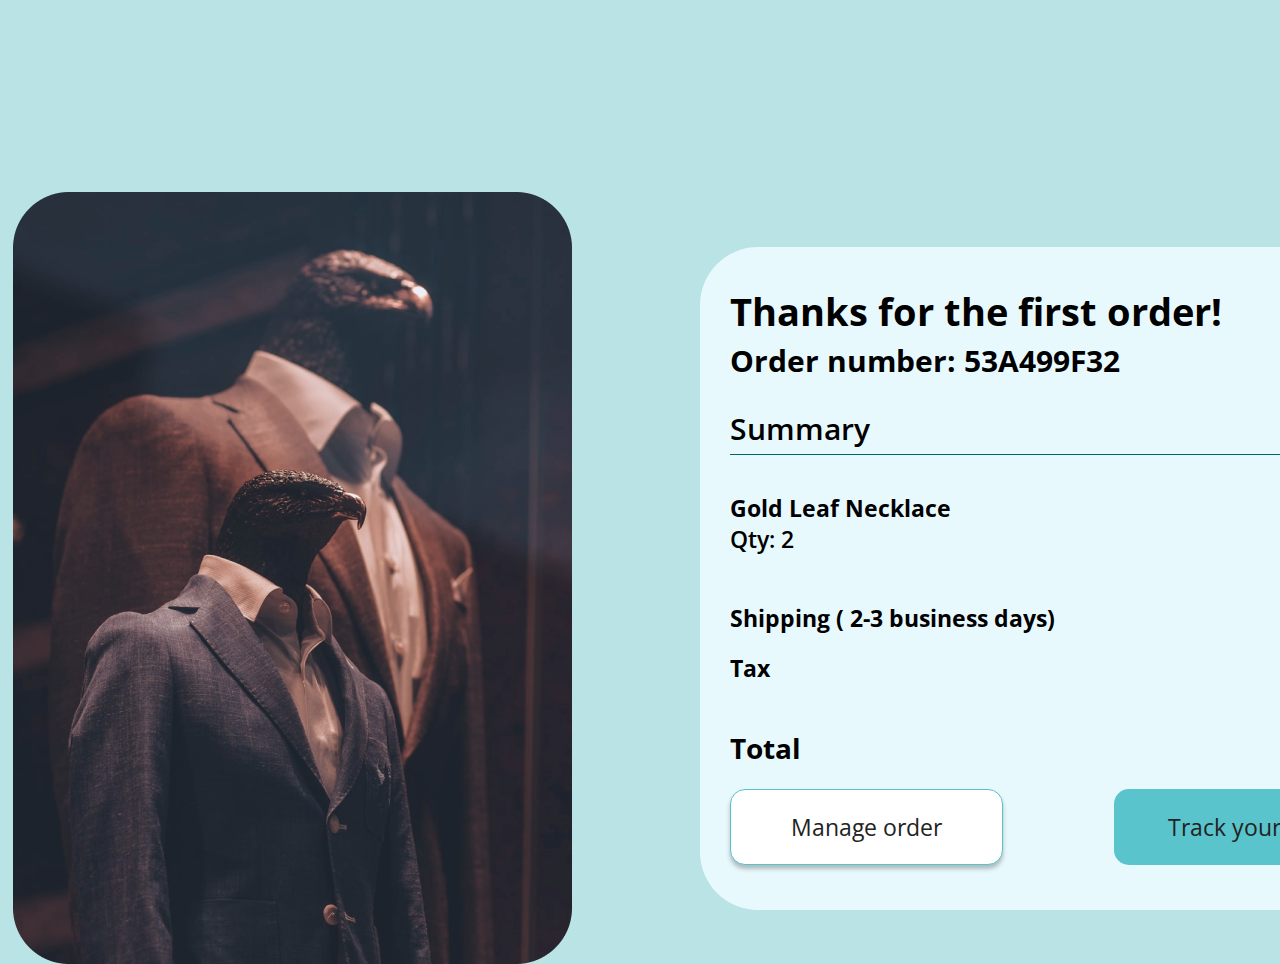
<file: Freelance/index.html>
<!DOCTYPE html>
<html lang="en">

<head>
   <meta charset="UTF-8">
   <meta http-equiv="X-UA-Compatible" content="IE=edge">
   <meta name="viewport" content="width=device-width, initial-scale=1.0">
   <title>Document</title>
   <link rel="preconnect" href="https://fonts.gstatic.com">
   <link href="https://fonts.googleapis.com/css2?family=Open+Sans:wght@600;700&display=swap" rel="stylesheet">
   <link rel="stylesheet" href="css/normalize.css">
   <link rel="stylesheet" href="css/reset.css">
   <link rel="stylesheet" href="css/style.css">
</head>

<body>
   <div class="block">
      <div class="block__images">
         <img src="images/block-icon1.png" alt="blovk" class="block__images-pic">
      </div>
      <div class="block__order">
         <div class="block__order-title">
            <h1>Thanks for the first order!</h1>
         </div>
         <div class="block__order-descr">
            Order number: 53A499F32
         </div>
         <div class="block__order-summary">
            Summary
         </div>
         <div class="block__order-necklace">
            <div class="block__order-necklace-text">
               <p>Gold Leaf Necklace</p>
               <span>Qty: 2</span>
            </div>
            <div class="block__order-necklace-price">
               $319.98
            </div>
         </div>
         <div class="block__order-shipping">
            <div class="block__order-shipping-text">
               Shipping ( 2-3 business days)<br>Tax
            </div>
            <div class="block__order-shipping-price">
               $8.99<br><span>$28.15</span>
            </div>
         </div>
         <div class="block__order-total">
            <div class="block__order-total-title">
               Total
            </div>
            <div class="block__order-total-price">
               $ 357.12
            </div>
         </div>
         <div class="block__order-btn">
            <button class="block__order-btn-manage">Manage order</button>
            <button class="block__order-track">Track your order</button>
         </div>
      </div>
   </div>
</body>

</html>
</file>
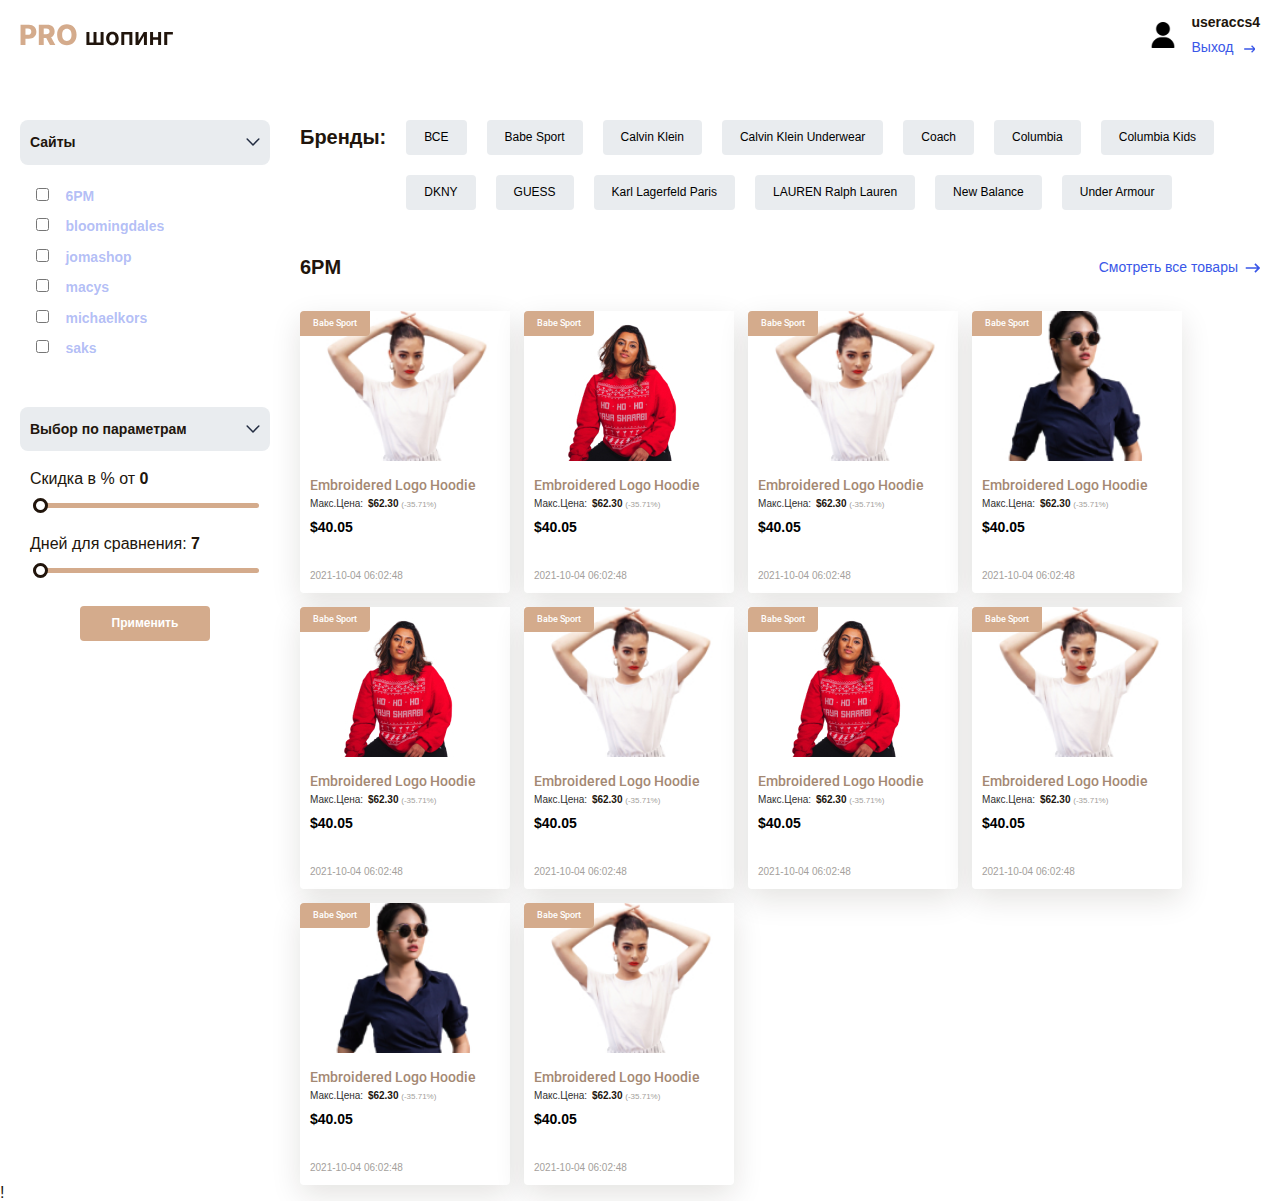
<file: git/index.html>
<!DOCTYPE html>
<html lang="en">

<head>
   <meta charset="UTF-8">
   <meta name="viewport" content="width=device-width, initial-scale=1.0">
   <title>Document</title>
   <link rel="stylesheet" href="css/style.min.css">
</head>

<body>
   <div class="wrapper">
      <header class="header">
         <div class="container">
            <div class="header__inner">
               <div class="header__logo">
                  <a href="index.html" class="header__logo-link">
                     <img src="images/logo.svg" alt="Logo">
                  </a>
               </div>
               <div class="header__user">
                  <a href="#"><img src="images/user.svg" alt="User"></a>
                  <div class="header__user-links">
                     <a href="#" class="header__user-link">useraccs4</a>
                     <a href="#" class="header__user-link--arrow link">Выход</a>
                  </div>
               </div>
            </div>
         </div>
      </header>
      <main class="main">
         <div class="container">
            <div class="wrapp">
               <div class="left">
                  <section class="filters">

                     <form class="filters__form">
                        <div class="filters__form-item accordian">
                           <button class="filters__form-top accordian-title" type="button">
                              <h5 class="filters__form-title">Сайты</h5>
                              <img class="filters__form-arrow" src="images/arrow-bottom.svg" alt="Arrow">
                           </button>
                           <div class="filters__form-info">
                              <span class="filters__form-point">
                                 <input class="filters__form-input" id="checkbox1" type="checkbox">
                                 <label class="filters__form-label" for="checkbox1">6PM</label>
                              </span>
                              <span class="filters__form-point">
                                 <input class="filters__form-input" id="checkbox2" type="checkbox">
                                 <label class="filters__form-label" for="checkbox2">bloomingdales</label>
                              </span>
                              <span class="filters__form-point">
                                 <input class="filters__form-input" id="checkbox3" type="checkbox">
                                 <label class="filters__form-label" for="checkbox3">jomashop</label>
                              </span>
                              <span class="filters__form-point">
                                 <input class="filters__form-input" id="checkbox4" type="checkbox">
                                 <label class="filters__form-label" for="checkbox4">macys</label>
                              </span>
                              <span class="filters__form-point">
                                 <input class="filters__form-input" id="checkbox5" type="checkbox">
                                 <label class="filters__form-label" for="checkbox5">michaelkors</label>
                              </span>
                              <span class="filters__form-point">
                                 <input class="filters__form-input" id="checkbox6" type="checkbox">
                                 <label class="filters__form-label" for="checkbox6">saks</label>
                              </span>
                           </div>



                        </div>
                        <div class="filters__form-item accordian">
                           <button class="filters__form-top accordian-title" type="button">
                              <h5 class="filters__form-title">Выбор по параметрам</h5>
                              <img class="filters__form-arrow" src="images/arrow-bottom.svg" alt="Arrow">
                           </button>
                           <div class="filters__form-sliders">
                              <div class="filters__form-sliderr">
                                 <span class="filters__form-span">Скидка в % от</span>
                                 <output for="fader" id="volume" class="filters__form-volume">0</output>
                                 <input type="range" class="filters__form-slider" min="0" max="600" value="0" step="1"
                                    oninput="outputUpdate(value)">
                              </div>
                              <div class="filters__form-sliderr">
                                 <span class="filters__form-span">Дней для сравнения:</span>
                                 <output for="faders" id="hello" class="filters__form-volume">7</output>
                                 <input type="range" class="filters__form-slider" min="0" max="600" value="0" step="1"
                                    oninput="outputUpdate(value)">
                              </div>
                              <button class="filters__form-btn" type="submit">Применить</button>
                           </div>
                        </div>
                     </form>
                  </section>
                  <div class="brands__inner brands__inner--style accordian">
                     <div class="brands__top accordian-title">
                        <h2 class="brands__title title">
                           Бренды:
                        </h2>
                        <img class="filters__form-arrow" src="images/arrow-bottom.svg" alt="Arrow">
                     </div>
                     <div class="brands__info">
                        <div class="brands__brand">
                           <a href="#" class="brands__brand-link">
                              ВСЕ
                           </a>
                           <a href="#" class="brands__brand-link">
                              Babe Sport
                           </a>
                           <a href="#" class="brands__brand-link">
                              Calvin Klein
                           </a>
                           <a href="#" class="brands__brand-link">
                              Calvin Klein Underwear
                           </a>
                           <a href="#" class="brands__brand-link">
                              Coach
                           </a>
                           <a href="#" class="brands__brand-link">
                              Columbia
                           </a>
                           <a href="#" class="brands__brand-link">
                              Columbia Kids
                           </a>
                           <a href="#" class="brands__brand-link">
                              DKNY
                           </a>
                           <a href="#" class="brands__brand-link">
                              GUESS
                           </a>
                           <a href="#" class="brands__brand-link">
                              Karl Lagerfeld Paris
                           </a>
                           <a href="#" class="brands__brand-link">
                              LAUREN Ralph Lauren
                           </a>
                           <a href="#" class="brands__brand-link">
                              New Balance
                           </a>
                           <a href="#" class="brands__brand-link">
                              Under Armour
                           </a>
                        </div>
                     </div>
                  </div>
               </div>
               <div class="right">
                  <section class="brands">
                     <div class="brands__inner brands__inner--media">
                        <h2 class="brands__title title">
                           Бренды:
                        </h2>
                        <div class="brands__brand">
                           <a href="#" class="brands__brand-link">
                              ВСЕ
                           </a>
                           <a href="#" class="brands__brand-link">
                              Babe Sport
                           </a>
                           <a href="#" class="brands__brand-link">
                              Calvin Klein
                           </a>
                           <a href="#" class="brands__brand-link">
                              Calvin Klein Underwear
                           </a>
                           <a href="#" class="brands__brand-link">
                              Coach
                           </a>
                           <a href="#" class="brands__brand-link">
                              Columbia
                           </a>
                           <a href="#" class="brands__brand-link">
                              Columbia Kids
                           </a>
                           <a href="#" class="brands__brand-link">
                              DKNY
                           </a>
                           <a href="#" class="brands__brand-link">
                              GUESS
                           </a>
                           <a href="#" class="brands__brand-link">
                              Karl Lagerfeld Paris
                           </a>
                           <a href="#" class="brands__brand-link">
                              LAUREN Ralph Lauren
                           </a>
                           <a href="#" class="brands__brand-link">
                              New Balance
                           </a>
                           <a href="#" class="brands__brand-link">
                              Under Armour
                           </a>
                        </div>
                     </div>
                  </section>
                  <section class="goods">
                     <div class="goods__top">
                        <h2 class="goods__title title">6PM</h2>
                        <a href="#" class="goods__product link">
                           Смотреть все товары
                        </a>
                     </div>
                     <div class="goods__cards">
                        <article class="goods__card">
                           <div class="goods__card-images">
                              <img src="images/card-1.jpg" alt="Product">
                           </div>
                           <div class="goods__card-new">Babe Sport</div>
                           <div class="goods__card-info">
                              <a href="#" class="goods__card-title">
                                 Embroidered Logo Hoodie
                              </a>
                              <div class="goods__card-price">
                                 макс.Цена: <b>$62.30</b> <span>(-35.71%)</span>
                              </div>
                              <div class="goods__card-cost">
                                 $40.05
                              </div>
                              <div class="goods__card-date">
                                 2021-10-04 06:02:48
                              </div>
                           </div>
                        </article>
                        <article class="goods__card">
                           <div class="goods__card-images">
                              <img src="images/card-2.jpg" alt="Product">
                           </div>
                           <div class="goods__card-new">Babe Sport</div>
                           <div class="goods__card-info">
                              <a href="#" class="goods__card-title">
                                 Embroidered Logo Hoodie
                              </a>
                              <div class="goods__card-price">
                                 макс.Цена: <b>$62.30</b> <span>(-35.71%)</span>
                              </div>
                              <div class="goods__card-cost">
                                 $40.05
                              </div>
                              <div class="goods__card-date">
                                 2021-10-04 06:02:48
                              </div>
                           </div>
                        </article>
                        <article class="goods__card">
                           <div class="goods__card-images">
                              <img src="images/card-1.jpg" alt="Product">
                           </div>
                           <div class="goods__card-new">Babe Sport</div>
                           <div class="goods__card-info">
                              <a href="#" class="goods__card-title">
                                 Embroidered Logo Hoodie
                              </a>
                              <div class="goods__card-price">
                                 макс.Цена: <b>$62.30</b> <span>(-35.71%)</span>
                              </div>
                              <div class="goods__card-cost">
                                 $40.05
                              </div>
                              <div class="goods__card-date">
                                 2021-10-04 06:02:48
                              </div>
                           </div>
                        </article>
                        <article class="goods__card">
                           <div class="goods__card-images">
                              <img src="images/card-3.jpg" alt="Product">
                           </div>
                           <div class="goods__card-new">Babe Sport</div>
                           <div class="goods__card-info">
                              <a href="#" class="goods__card-title">
                                 Embroidered Logo Hoodie
                              </a>
                              <div class="goods__card-price">
                                 макс.Цена: <b>$62.30</b> <span>(-35.71%)</span>
                              </div>
                              <div class="goods__card-cost">
                                 $40.05
                              </div>
                              <div class="goods__card-date">
                                 2021-10-04 06:02:48
                              </div>
                           </div>
                        </article>
                        <article class="goods__card">
                           <div class="goods__card-images">
                              <img src="images/card-2.jpg" alt="Product">
                           </div>
                           <div class="goods__card-new">Babe Sport</div>
                           <div class="goods__card-info">
                              <a href="#" class="goods__card-title">
                                 Embroidered Logo Hoodie
                              </a>
                              <div class="goods__card-price">
                                 макс.Цена: <b>$62.30</b> <span>(-35.71%)</span>
                              </div>
                              <div class="goods__card-cost">
                                 $40.05
                              </div>
                              <div class="goods__card-date">
                                 2021-10-04 06:02:48
                              </div>
                           </div>
                        </article>
                        <article class="goods__card">
                           <div class="goods__card-images">
                              <img src="images/card-1.jpg" alt="Product">
                           </div>
                           <div class="goods__card-new">Babe Sport</div>
                           <div class="goods__card-info">
                              <a href="#" class="goods__card-title">
                                 Embroidered Logo Hoodie
                              </a>
                              <div class="goods__card-price">
                                 макс.Цена: <b>$62.30</b> <span>(-35.71%)</span>
                              </div>
                              <div class="goods__card-cost">
                                 $40.05
                              </div>
                              <div class="goods__card-date">
                                 2021-10-04 06:02:48
                              </div>
                           </div>
                        </article>
                        <article class="goods__card">
                           <div class="goods__card-images">
                              <img src="images/card-2.jpg" alt="Product">
                           </div>
                           <div class="goods__card-new">Babe Sport</div>
                           <div class="goods__card-info">
                              <a href="#" class="goods__card-title">
                                 Embroidered Logo Hoodie
                              </a>
                              <div class="goods__card-price">
                                 макс.Цена: <b>$62.30</b> <span>(-35.71%)</span>
                              </div>
                              <div class="goods__card-cost">
                                 $40.05
                              </div>
                              <div class="goods__card-date">
                                 2021-10-04 06:02:48
                              </div>
                           </div>
                        </article>
                        <article class="goods__card">
                           <div class="goods__card-images">
                              <img src="images/card-1.jpg" alt="Product">
                           </div>
                           <div class="goods__card-new">Babe Sport</div>
                           <div class="goods__card-info">
                              <a href="#" class="goods__card-title">
                                 Embroidered Logo Hoodie
                              </a>
                              <div class="goods__card-price">
                                 макс.Цена: <b>$62.30</b> <span>(-35.71%)</span>
                              </div>
                              <div class="goods__card-cost">
                                 $40.05
                              </div>
                              <div class="goods__card-date">
                                 2021-10-04 06:02:48
                              </div>
                           </div>
                        </article>
                        <article class="goods__card">
                           <div class="goods__card-images">
                              <img src="images/card-3.jpg" alt="Product">
                           </div>
                           <div class="goods__card-new">Babe Sport</div>
                           <div class="goods__card-info">
                              <a href="#" class="goods__card-title">
                                 Embroidered Logo Hoodie
                              </a>
                              <div class="goods__card-price">
                                 макс.Цена: <b>$62.30</b> <span>(-35.71%)</span>
                              </div>
                              <div class="goods__card-cost">
                                 $40.05
                              </div>
                              <div class="goods__card-date">
                                 2021-10-04 06:02:48
                              </div>
                           </div>
                        </article>
                        <article class="goods__card">
                           <div class="goods__card-images">
                              <img src="images/card-1.jpg" alt="Product">
                           </div>
                           <div class="goods__card-new">Babe Sport</div>
                           <div class="goods__card-info">
                              <a href="#" class="goods__card-title">
                                 Embroidered Logo Hoodie
                              </a>
                              <div class="goods__card-price">
                                 макс.Цена: <b>$62.30</b> <span>(-35.71%)</span>
                              </div>
                              <div class="goods__card-cost">
                                 $40.05
                              </div>
                              <div class="goods__card-date">
                                 2021-10-04 06:02:48
                              </div>
                           </div>
                        </article>

                     </div>
                  </section>
               </div>

            </div>
         </div>
      </main>
   </div>



   <script src="js/main.min.js"></script>
</body>

</html>
!
</file>
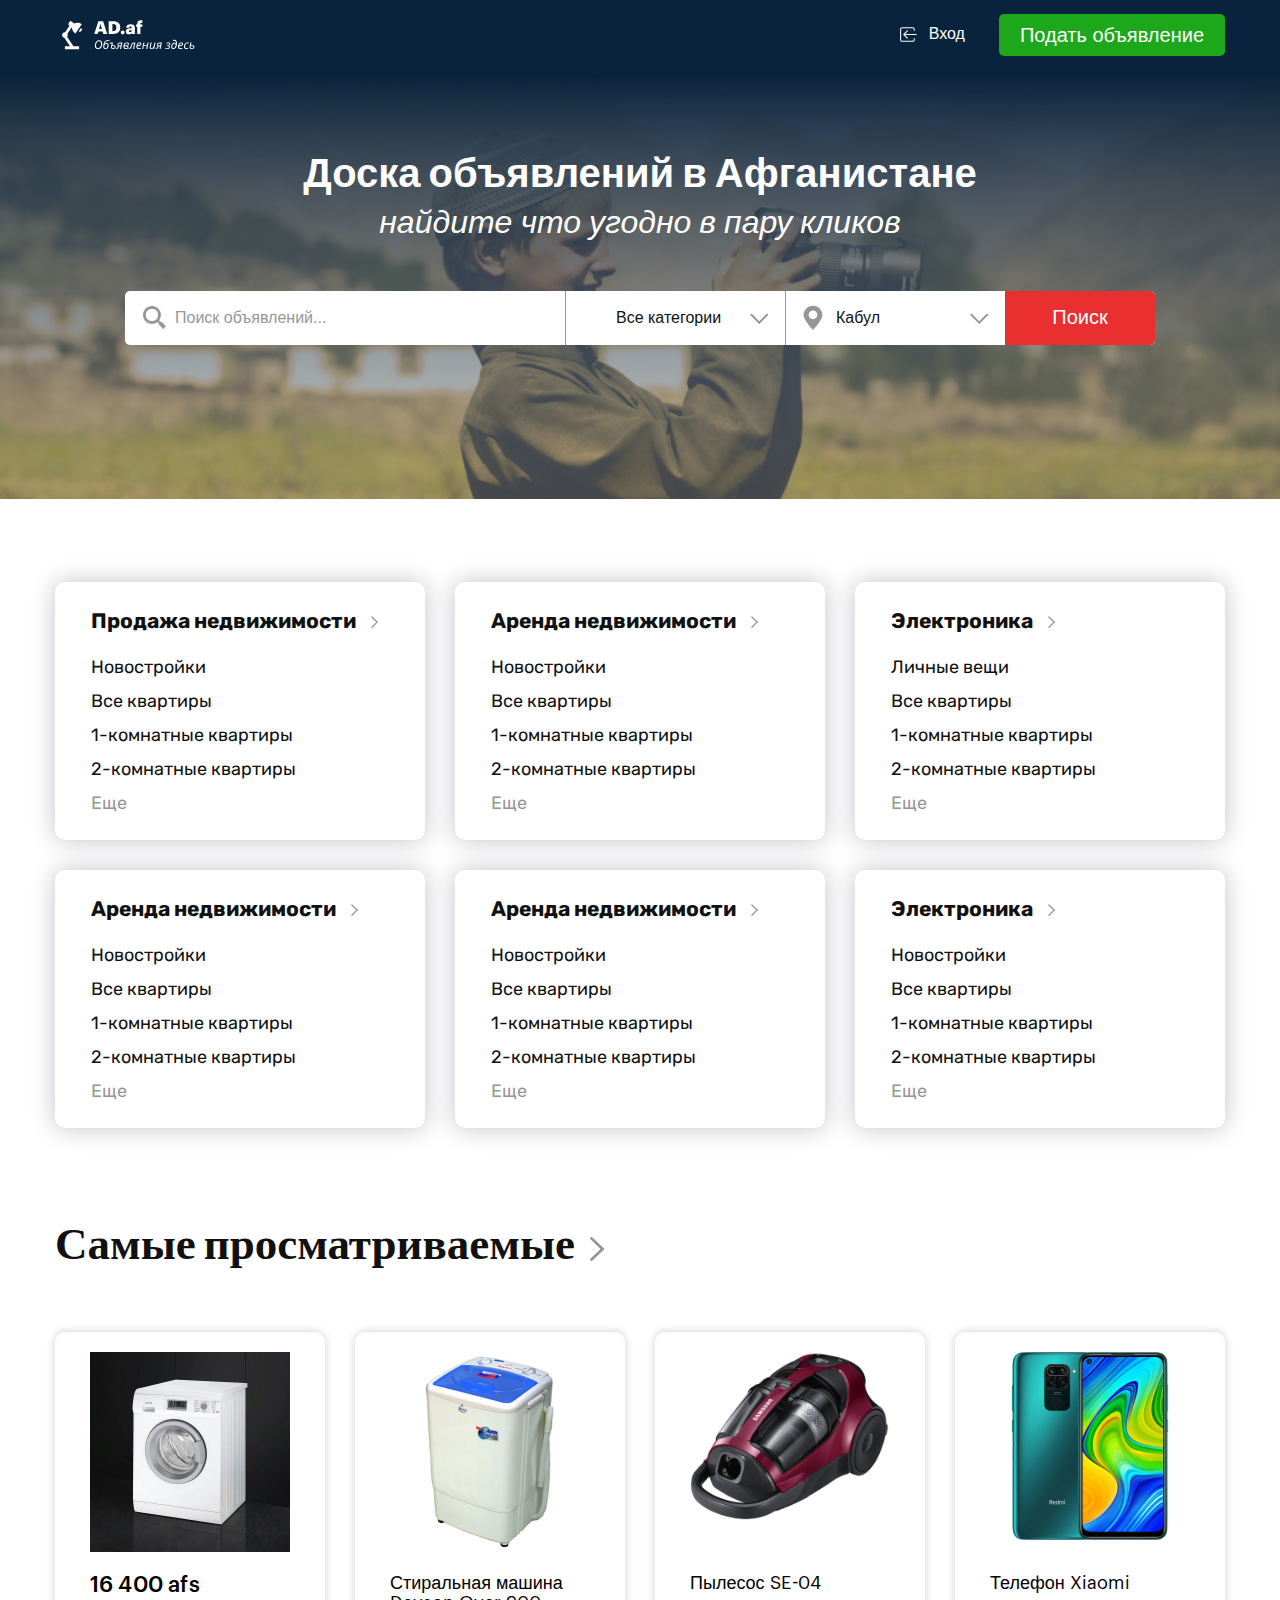
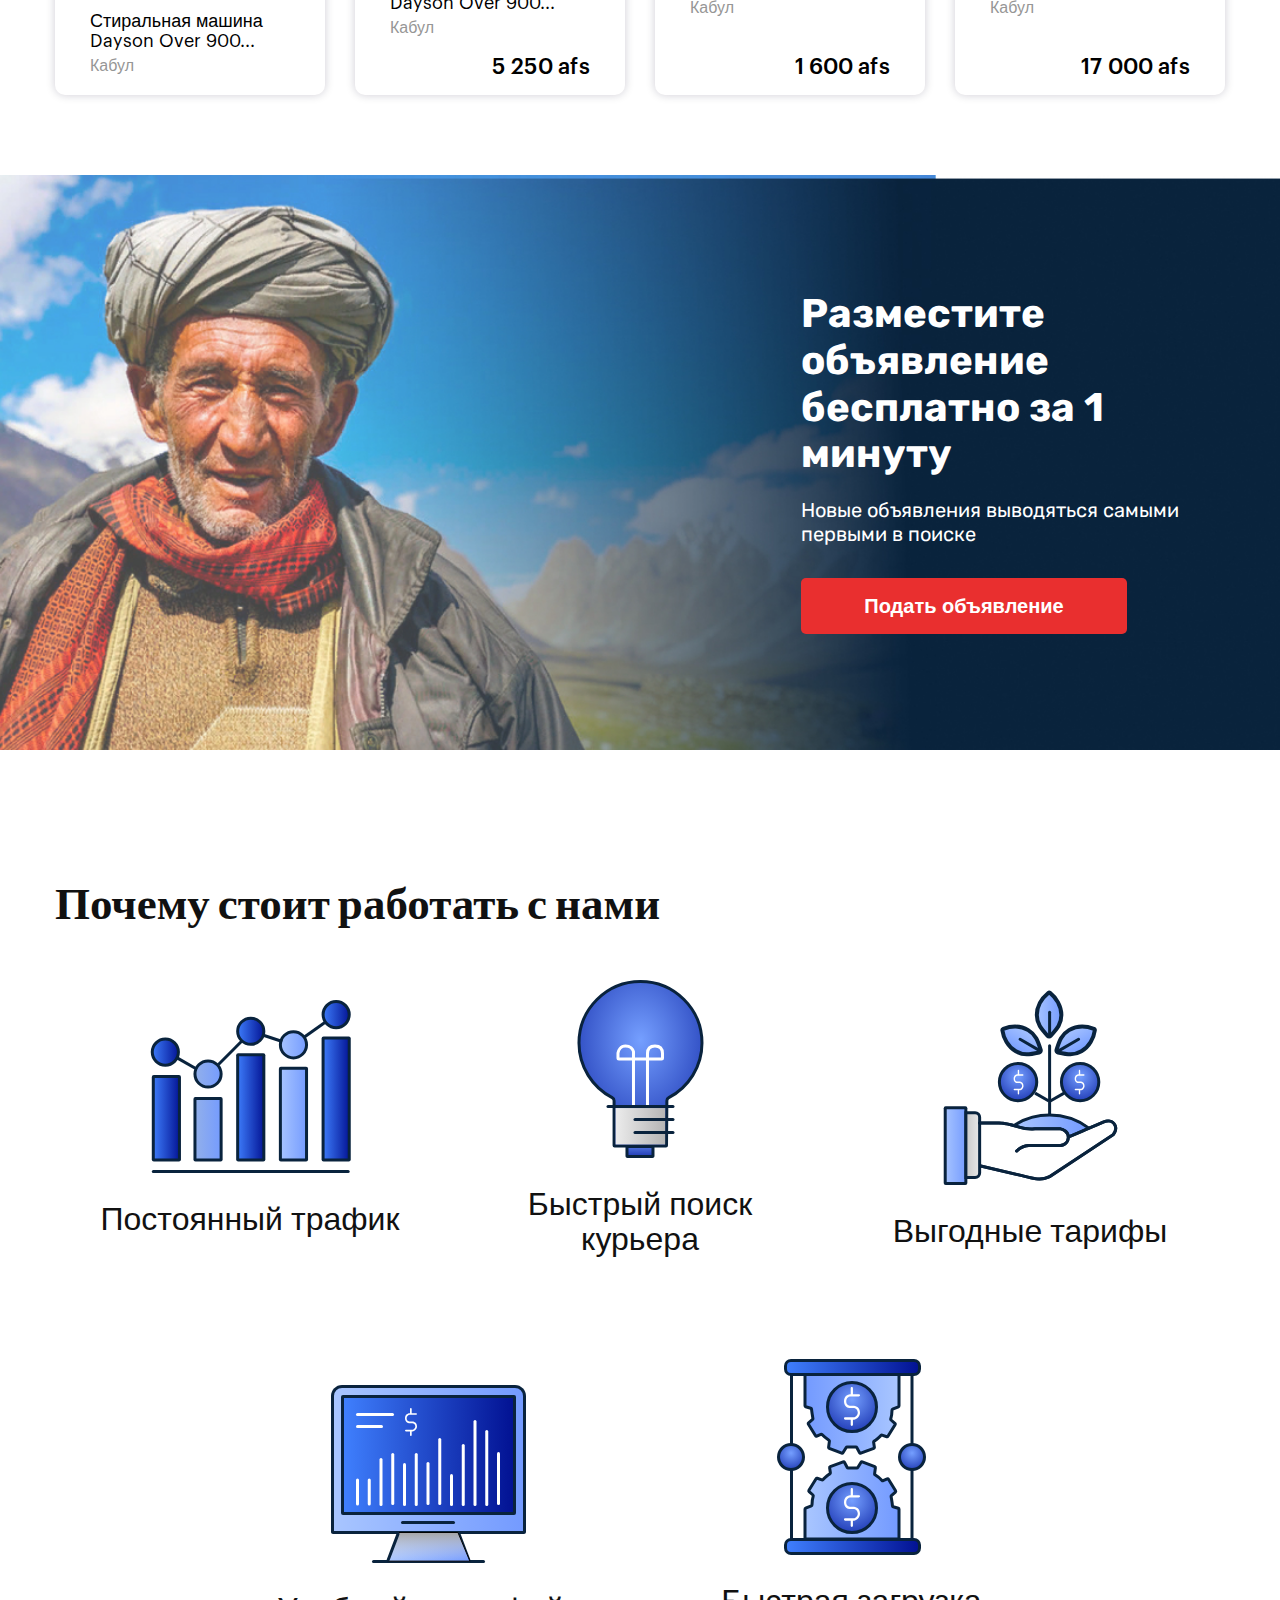
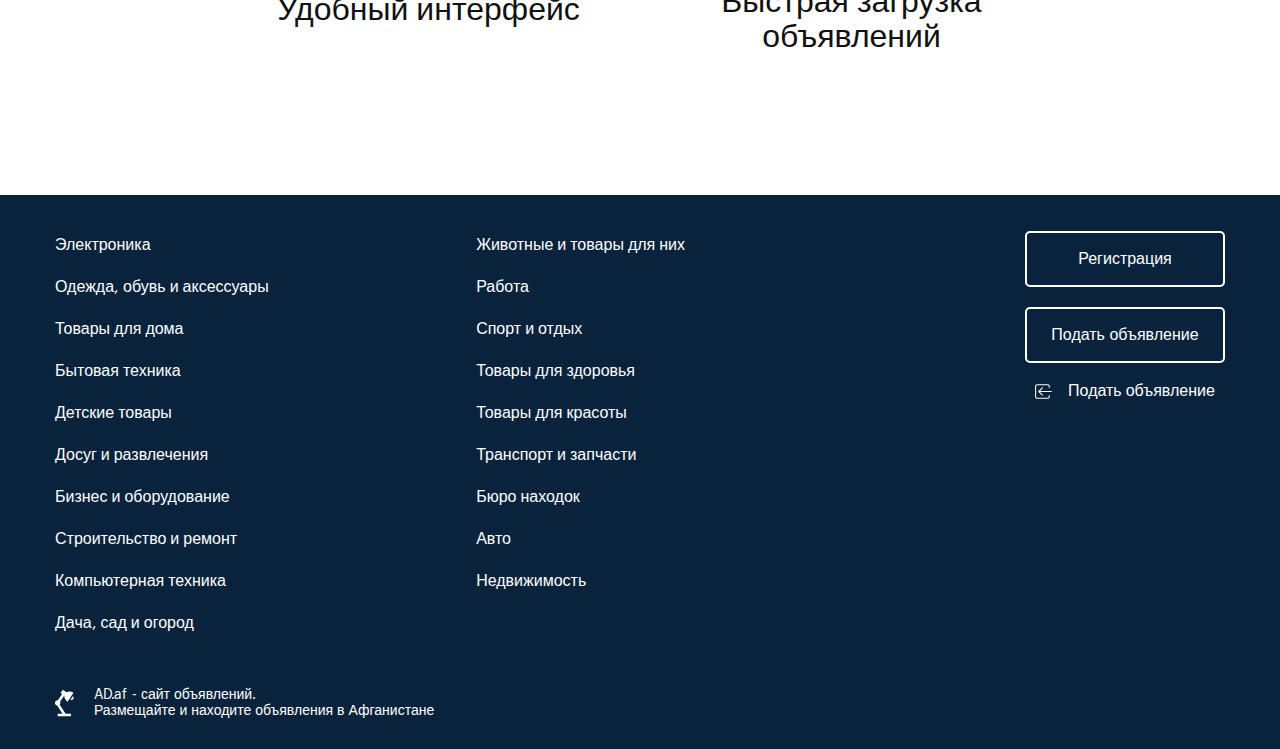
<file: zakazs/index.html>
<!DOCTYPE html>
<html lang="ru">

<head>
   <meta charset="UTF-8">
   <meta http-equiv="X-UA-Compatible" content="IE=edge">
   <meta name="viewport" content="width=device-width, initial-scale=1.0">
   <title>Объявления здесь (Главная)</title>
   <link rel="preconnect" href="https://fonts.gstatic.com">
   <link
      href="https://fonts.googleapis.com/css2?family=Rubik:ital,wght@0,300;0,400;0,500;0,600;0,700;0,800;0,900;1,300;1,400;1,500;1,600;1,700;1,800;1,900&display=swap"
      rel="stylesheet">
   <link rel="stylesheet" href="css/font.css">
   <link rel="stylesheet" href="css/style.min.css">
</head>

<body>
   <header class="header">
      <div class="container">
         <div class="header__top">
            <div class="header__logo">
               <a href="index.html" class="header__logo-link">
                  <img src="images/logo.svg" alt="Логотип">
               </a>
            </div>
            <div class="header__button">
               <a href="registration.html" class="header__button-link">
                  <span class="header__button-arrow">
                     <img src="images/arrow-left.svg" alt="Стрелка">
                  </span>
                  <span>Вход</span>
               </a>
               <button href="#" class="header__button-btn">Подать объявление</button>
            </div>
            <a href="registration.html" class="header__button-link mobail">
               <span class="header__button-arrow">
                  <img src="images/arrow-left.svg" alt="Стрелка">
               </span>
               <span>Вход</span>
            </a>
            <button href="#" class="header__button-btn mobail">Подать объявление</button>
         </div>
         <div class="header__content">
            <h1 class="header__title">
               Доска объявлений в Афганистане
            </h1>
            <span class="header__subtitle">
               найдите что угодно в пару кликов
            </span>
            <form class="header__form">
               <input class="header__form-input" placeholder="Поиск объявлений...">
               <span class="header__form-span">
                  <select>
                     <option>Все категории</option>
                     <option>Option</option>
                     <option>Textarea</option>
                     <option>Label</option>
                     <option>Fieldset</option>
                     <option>Legend</option>
                  </select>
               </span>
               <span class="header__form-span">
                  <select>
                     <option>Кабул</option>
                     <option>Option</option>
                     <option>Textarea</option>
                     <option>Label</option>
                     <option>Fieldset</option>
                     <option>Legend</option>
                  </select </div>
               </span>
               <button class="header__form-btn" type="submit">Поиск</button>
            </form>
         </div>
   </header>

   <section class="categories">
      <div class="container">
         <div class="categories__cards">
            <div class="categories__card">
               <h4 class="categories__card-title">
                  Продажа недвижимости
                  <span class="categories__card-arrow arrow">
                     <img src="images/arrow.svg" alt="">
                  </span>
               </h4>
               <ul class="categories__card-list">
                  <li class="categories__card-item">
                     Новостройки
                  </li>
                  <li class="categories__card-item">
                     Все квартиры
                  </li>
                  <li class="categories__card-item">
                     1-комнатные квартиры
                  </li>
                  <li class="categories__card-item">
                     2-комнатные квартиры
                  </li>
               </ul>
               <a href="#" class="categories__card-link">Еще</a>
            </div>
            <div class="categories__card">
               <h4 class="categories__card-title">
                  Аренда недвижимости
                  <span class="categories__card-arrow arrow">
                     <img src="images/arrow.svg" alt="">
                  </span>
               </h4>
               <ul class="categories__card-list">
                  <li class="categories__card-item">
                     Новостройки
                  </li>
                  <li class="categories__card-item">
                     Все квартиры
                  </li>
                  <li class="categories__card-item">
                     1-комнатные квартиры
                  </li>
                  <li class="categories__card-item">
                     2-комнатные квартиры
                  </li>
               </ul>
               <a href="#" class="categories__card-link">Еще</a>
            </div>
            <div class="categories__card">
               <h4 class="categories__card-title">
                  Электроника
                  <span class="categories__card-arrow arrow">
                     <img src="images/arrow.svg" alt="">
                  </span>
               </h4>
               <ul class="categories__card-list">
                  <li class="categories__card-item">
                     Личные вещи
                  </li>
                  <li class="categories__card-item">
                     Все квартиры
                  </li>
                  <li class="categories__card-item">
                     1-комнатные квартиры
                  </li>
                  <li class="categories__card-item">
                     2-комнатные квартиры
                  </li>
               </ul>
               <a href="#" class="categories__card-link">Еще</a>
            </div>
            <div class="categories__card">
               <h4 class="categories__card-title">
                  Аренда недвижимости
                  <span class="categories__card-arrow arrow">
                     <img src="images/arrow.svg" alt="">
                  </span>
               </h4>
               <ul class="categories__card-list">
                  <li class="categories__card-item">
                     Новостройки
                  </li>
                  <li class="categories__card-item">
                     Все квартиры
                  </li>
                  <li class="categories__card-item">
                     1-комнатные квартиры
                  </li>
                  <li class="categories__card-item">
                     2-комнатные квартиры
                  </li>
               </ul>
               <a href="#" class="categories__card-link">Еще</a>
            </div>
            <div class="categories__card">
               <h4 class="categories__card-title">
                  Аренда недвижимости
                  <span class="categories__card-arrow arrow">
                     <img src="images/arrow.svg" alt="">
                  </span>
               </h4>
               <ul class="categories__card-list">
                  <li class="categories__card-item">
                     Новостройки
                  </li>
                  <li class="categories__card-item">
                     Все квартиры
                  </li>
                  <li class="categories__card-item">
                     1-комнатные квартиры
                  </li>
                  <li class="categories__card-item">
                     2-комнатные квартиры
                  </li>
               </ul>
               <a href="#" class="categories__card-link">Еще</a>
            </div>
            <div class="categories__card">
               <h4 class="categories__card-title">
                  Электроника
                  <span class="categories__card-arrow arrow">
                     <img src="images/arrow.svg" alt="">
                  </span>
               </h4>
               <ul class="categories__card-list">
                  <li class="categories__card-item">
                     Новостройки
                  </li>
                  <li class="categories__card-item">
                     Все квартиры
                  </li>
                  <li class="categories__card-item">
                     1-комнатные квартиры
                  </li>
                  <li class="categories__card-item">
                     2-комнатные квартиры
                  </li>
               </ul>
               <a href="#" class="categories__card-link">Еще</a>
            </div>
         </div>
      </div>
   </section>
   <section class="product">
      <div class="container">
         <h2 class="product__title title">
            Самые просматриваемые
            <span class="product__title-arrow arrow">
               <img src="images/arrow-title.svg" alt="">
            </span>
         </h2>
         <div class="product__items">
            <div class="product__item">
               <div class="product__item-images">
                  <img src="images/product-1.png" alt="Стиральная машина">
               </div>
               <h4 class="product__item-title">
                  16 400 afs
               </h4>
               <p class="product__item-text">
                  Стиральная машина<br>Dayson Over 900...
               </p>
               <span class="product__item-kabul">Кабул</span>
            </div>
            <div class="product__item">
               <div class="product__item-images">
                  <img src="images/product-2.png" alt="Стиральная машина">
               </div>
               <p class="product__item-text">
                  Стиральная машина<br>Dayson Over 900...
               </p>
               <span class="product__item-kabul">Кабул</span>
               <span class="product__item-price">5 250 afs</span>
            </div>
            <div class="product__item">
               <div class="product__item-images">
                  <img src="images/product-3.png" alt="Пылесос">
               </div>
               <p class="product__item-text">
                  Пылесос SE-04
               </p>
               <span class="product__item-kabul">Кабул</span>
               <span class="product__item-price">1 600 afs</span>
            </div>
            <div class="product__item">
               <div class="product__item-images">
                  <img src="images/product-4.png" alt="Телефон">
               </div>
               <p class="product__item-text">
                  Телефон Xiaomi
               </p>
               <span class="product__item-kabul">Кабул</span>
               <span class="product__item-price">17 000 afs</span>
            </div>
         </div>
      </div>
   </section>
   <section class="advertising">
      <div class="container">
         <div class="advertising__item">
            <h2 class="advertising__title">
               Разместите объявление бесплатно за 1 минуту
            </h2>
            <p class="advertising__text">
               Новые объявления выводяться самыми первыми в поиске
            </p>
            <button class="advertising__btn btn">Подать объявление</button>
         </div>
      </div>
   </section>
   <section class="benefits">
      <div class="container">
         <h2 class="benefits__title title">
            Почему стоит работать с нами
         </h2>
         <div class="benefits__items">
            <div class="benefits__item">
               <div class="benefits__item-images">
                  <img src="images/benefits-1.svg" alt="Постоянный трафик">
               </div>
               <span class="benefits__item-text">
                  Постоянный трафик
               </span>
            </div>
            <div class="benefits__item">
               <div class="benefits__item-images">
                  <img src="images/benefits-2.svg" alt="Быстрый поиск курьера">
               </div>
               <span class="benefits__item-text">
                  Быстрый поиск курьера
               </span>
            </div>
            <div class="benefits__item">
               <div class="benefits__item-images">
                  <img src="images/benefits-3.svg" alt="Выгодные тарифы">
               </div>
               <span class="benefits__item-text">
                  Выгодные тарифы
               </span>
            </div>
         </div>
         <div class="benefits__items">
            <div class="benefits__item">
               <div class="benefits__item-images">
                  <img src="images/benefits-4.svg" alt="Удобный интерфейс">
               </div>
               <span class="benefits__item-text">
                  Удобный интерфейс
               </span>
            </div>
            <div class="benefits__item">
               <div class="benefits__item-images">
                  <img src="images/benefits-5.svg" alt="Быстрая загрузка объявлений">
               </div>
               <span class="benefits__item-text">
                  Быстрая загрузка объявлений
               </span>
            </div>
         </div>
      </div>
   </section>
   <footer class="footer">
      <div class="container">
         <div class="footer__top">
            <nav class="footer__menu">
               <ul class="footer__menu-list">
                  <li class="footer__menu-item">
                     <a href="#" class="footer__menu-link">Электроника</a>
                  </li>
                  <li class="footer__menu-item">
                     <a href="#" class="footer__menu-link">Одежда, обувь и аксессуары</a>
                  </li>
                  <li class="footer__menu-item">
                     <a href="#" class="footer__menu-link">Товары для дома</a>
                  </li>
                  <li class="footer__menu-item">
                     <a href="#" class="footer__menu-link">Бытовая техника</a>
                  </li>
                  <li class="footer__menu-item">
                     <a href="#" class="footer__menu-link">Детские товары</a>
                  </li>
                  <li class="footer__menu-item">
                     <a href="#" class="footer__menu-link">Досуг и развлечения</a>
                  </li>
                  <li class="footer__menu-item">
                     <a href="#" class="footer__menu-link">Бизнес и оборудование</a>
                  </li>
                  <li class="footer__menu-item">
                     <a href="#" class="footer__menu-link">Строительство и ремонт</a>
                  </li>
                  <li class="footer__menu-item">
                     <a href="#" class="footer__menu-link">Компьютерная техника</a>
                  </li>
                  <li class="footer__menu-item">
                     <a href="#" class="footer__menu-link">Дача, сад и огород</a>
                  </li>
               </ul>
               <ul class="footer__menu-list">
                  <li class="footer__menu-item">
                     <a href="#" class="footer__menu-link">Животные и товары для них</a>
                  </li>
                  <li class="footer__menu-item">
                     <a href="#" class="footer__menu-link">Работа</a>
                  </li>
                  <li class="footer__menu-item">
                     <a href="#" class="footer__menu-link">Спорт и отдых</a>
                  </li>
                  <li class="footer__menu-item">
                     <a href="#" class="footer__menu-link">Товары для здоровья</a>
                  </li>
                  <li class="footer__menu-item">
                     <a href="#" class="footer__menu-link">Товары для красоты</a>
                  </li>
                  <li class="footer__menu-item">
                     <a href="#" class="footer__menu-link">Транспорт и запчасти</a>
                  </li>
                  <li class="footer__menu-item">
                     <a href="#" class="footer__menu-link">Бюро находок</a>
                  </li>
                  <li class="footer__menu-item">
                     <a href="#" class="footer__menu-link">Авто</a>
                  </li>
                  <li class="footer__menu-item">
                     <a href="#" class="footer__menu-link">Недвижимость</a>
                  </li>
               </ul>
            </nav>
            <div class="footer__button">
               <button class="footer__button-btn">Регистрация</button>
               <button class="footer__button-btn">Подать объявление</button>
               <a href="#" class="footer__button-link">
                  <span class="header__button-arrow">
                     <img src="images/arrow-left.svg" alt="Стрелка">
                  </span>
                  <span>Подать объявление</span>
               </a>
            </div>
         </div>
         <div class="footer__bottom">
            <div class="footer__logo">
               <a href="#" class="footer__logo-link">
                  <img src="images/footer-logo.svg" alt="Логоитип">
               </a>
            </div>
            <p class="footer__text">
               AD.af - сайт объявлений.<br>
               Размещайте и находите объявления в Афганистане
            </p>
         </div>
      </div>
   </footer>
   <script src="js/main.min.js"></script>
   <script src="https://ajax.googleapis.com/ajax/libs/jquery/3.5.1/jquery.min.js"></script>
</body>

</html>
</file>
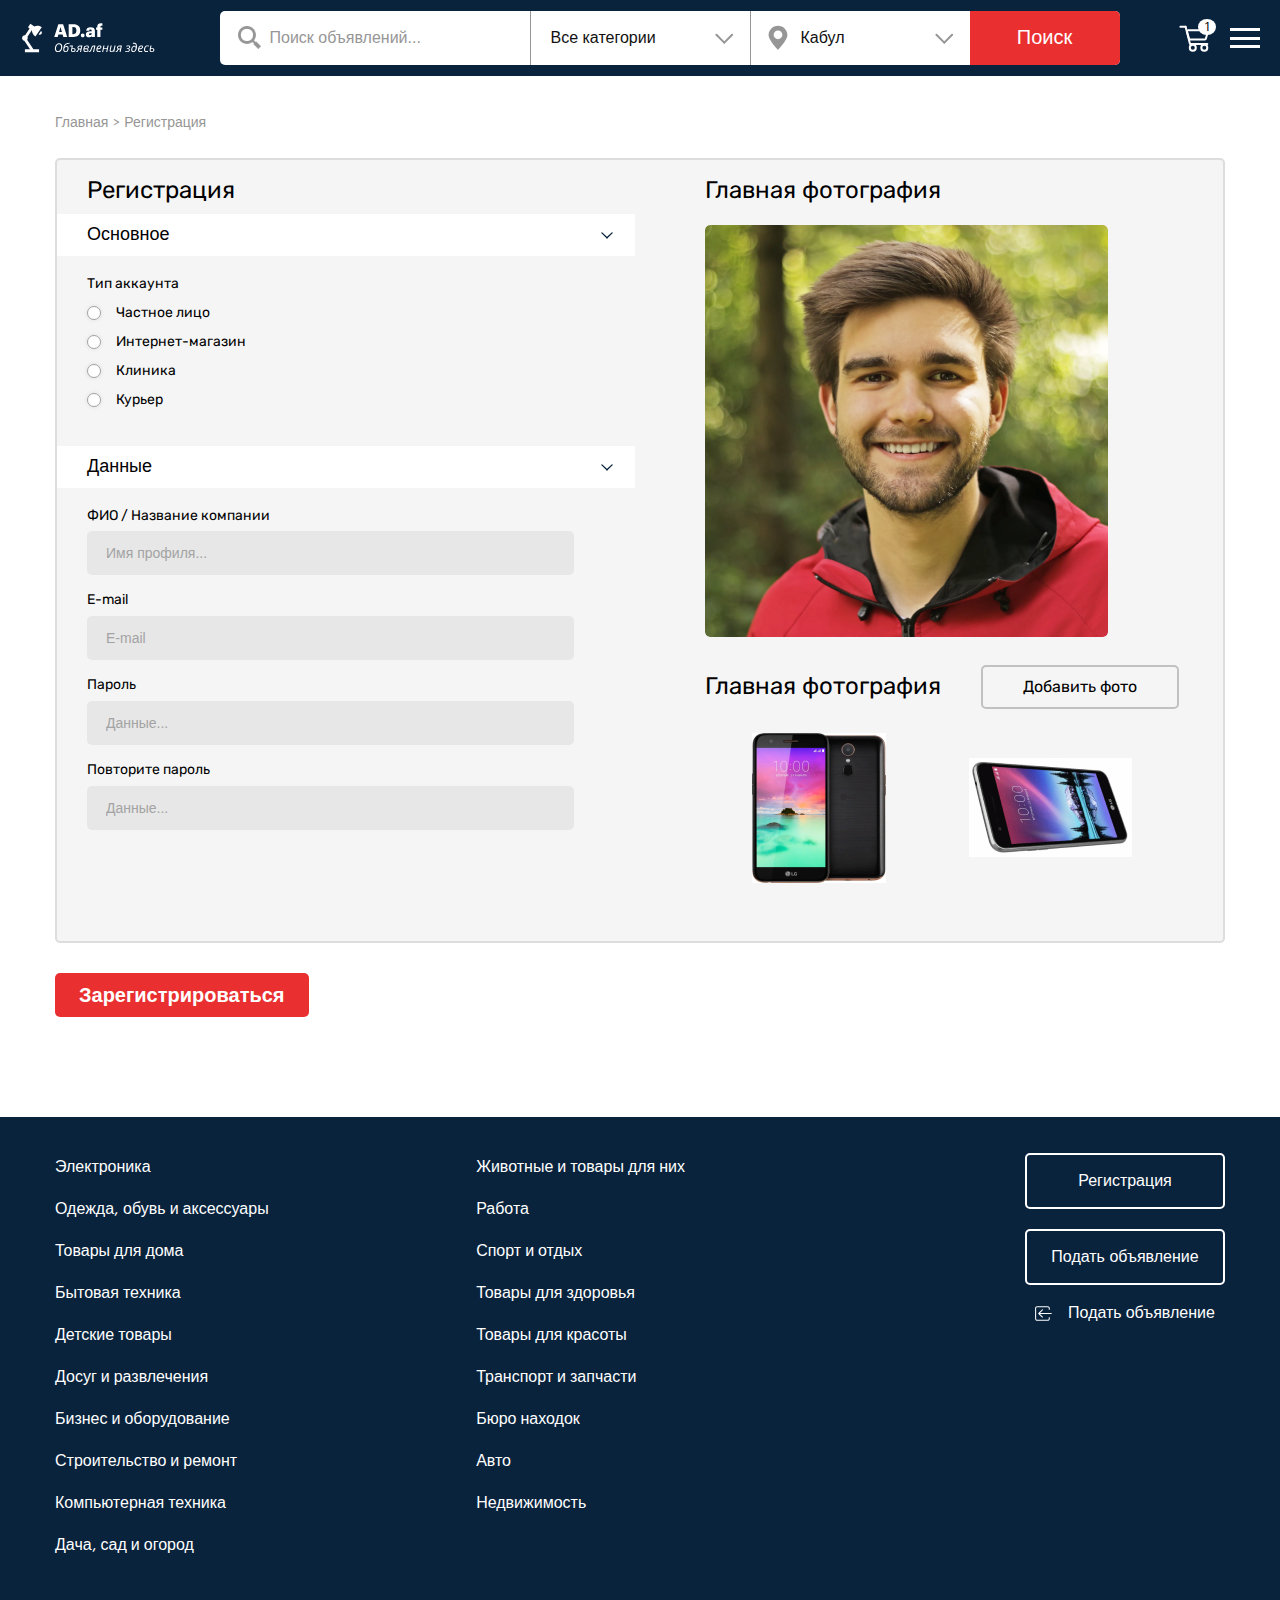
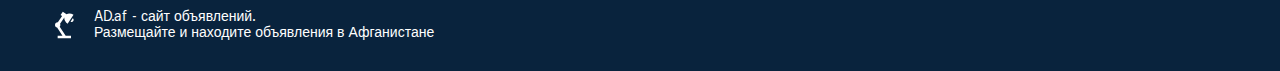
<file: zakazs/registration.html>
<!DOCTYPE html>
<html lang="en">

<head>
   <meta charset="UTF-8">
   <meta http-equiv="X-UA-Compatible" content="IE=edge">
   <meta name="viewport" content="width=device-width, initial-scale=1.0">
   <title>Объявления здесь (Регистрация)</title>
   <link rel="preconnect" href="https://fonts.gstatic.com">
   <link
      href="https://fonts.googleapis.com/css2?family=Rubik:ital,wght@0,300;0,400;0,500;0,600;0,700;0,800;0,900;1,300;1,400;1,500;1,600;1,700;1,800;1,900&display=swap"
      rel="stylesheet">
   <link rel="stylesheet" href="css/font.css">
   <link rel="stylesheet" href="css/style.min.css">
</head>

<body>
   <header class="header header-fixed" style="background: #09233D; padding: 11px 0;">
      <div class="differ-container">
         <div class="header__top" style="margin: 0; flex-wrap: nowrap;">
            <div class="header__logo header-indent">
               <a href="#" class="header__logo-link">
                  <img src="images/logo.svg" alt="Логотип">
               </a>
            </div>
            <form class="header__form header-fom-media" style="width: 100%; max-width: 900px;">
               <input class="header__form-input" placeholder="Поиск объявлений...">
               <span class="header__form-span">
                  <select style="padding-left: 20px;">
                     <option>Все категории</option>
                     <option>Option</option>
                     <option>Textarea</option>
                     <option>Label</option>
                     <option>Fieldset</option>
                     <option>Legend</option>
                  </select>
               </span>
               <span class="header__form-span">
                  <select>
                     <option>Кабул</option>
                     <option>Option</option>
                     <option>Textarea</option>
                     <option>Label</option>
                     <option>Fieldset</option>
                     <option>Legend</option>
                  </select </div>
               </span>
               <button class="header__form-btn" type="submit">Поиск</button>
            </form>
            <div class="header__icon-item header-icon-mobail">
               <a href="#" class="header__icon-link">
                  <img src="images/basket.svg" alt="Корзина">
                  <span>1</span>
               </a>
            </div>
            <button class="header__menu-btn">
               <span></span>
            </button>
            <div class="header__burger-items">
               <div class="header__burger-item">
                  <div class="header__button" style="margin-left: 30px;">
                     <a href="#" class="header__button-link header-button-indent" style="margin: 0;">
                        <span class="header__button-arrow">
                           <img src="images/arrow-left.svg" alt="Стрелка">
                        </span>
                        <span>Вход</span>
                     </a>
                  </div>
                  <a href="#" class="header__button-link mobail" style="display: none !important;">
                     <span class="header__button-arrow">
                        <img src="images/arrow-left.svg" alt="Стрелка">
                     </span>
                     <span>Вход</span>
                  </a>
                  <select class="header__lange">
                     <option>ru</option>
                     <option>ua</option>
                     <option>en</option>
                  </select>
                  <div class="header__icon">
                     <div class="header__icon-item">
                        <a href="#" class="header__icon-link">
                           <img src="images/basket.svg" alt="Корзина">
                           <span>1</span>
                        </a>
                     </div>
                     <div class="header__icon-item">
                        <a href="#" class="header__icon-link">
                           <img src="images/like.svg" alt="понравившейся">
                           <span>2</span>
                        </a>
                     </div>
                  </div>
               </div>
               <form class="header__form">
                  <input class="header__form-input" placeholder="Поиск объявлений...">
                  <span class="header__form-span">
                     <select>
                        <option>Все категории</option>
                        <option>Option</option>
                        <option>Textarea</option>
                        <option>Label</option>
                        <option>Fieldset</option>
                        <option>Legend</option>
                     </select>
                  </span>
                  <span class="header__form-span">
                     <select>
                        <option>Кабул</option>
                        <option>Option</option>
                        <option>Textarea</option>
                        <option>Label</option>
                        <option>Fieldset</option>
                        <option>Legend</option>
                     </select </div>
                  </span>
                  <button class="header__form-btn" type="submit">Поиск</button>
               </form>
            </div>
            <div class="header__butto header-item-mobail" style="margin-left: 30px;">
               <a href="#" class="header__button-link" style="margin: 0;">
                  <span class="header__button-arrow">
                     <img src="images/arrow-left.svg" alt="Стрелка">
                  </span>
                  <span>Вход</span>
               </a>
            </div>
            <a href="#" class="header__button-link mobail" style="display: none !important;">
               <span class="header__button-arrow">
                  <img src="images/arrow-left.svg" alt="Стрелка">
               </span>
               <span>Вход</span>
            </a>
            <select class="header__lange header-item-mobail">
               <option>ru</option>
               <option>ua</option>
               <option>en</option>
            </select>
            <div class="header__icon header-item-mobail">
               <div class="header__icon-item">
                  <a href="#" class="header__icon-link">
                     <img src="images/basket.svg" alt="Корзина">
                     <span>1</span>
                  </a>
               </div>
               <div class="header__icon-item">
                  <a href="#" class="header__icon-link">
                     <img src="images/like.svg" alt="понравившейся">
                     <span>2</span>
                  </a>
               </div>
            </div>
         </div>
      </div>
   </header>
   <div class="crumbs">
      <div class="container">
         <ul class="crumbs__list">
            <li class="crumbs__list-item">
               <a href="index.html" class="crumbs__list-link">Главная</a>
            </li>
            <li class="crumbs__list-item">
               Регистрация
            </li>
         </ul>
      </div>
   </div>
   <section class="registration">
      <div class="container">
         <form class="registration__form">
            <div class="registration__form-wrapper">
               <div class="registration__form-left">
                  <h3 class="registration__form-title title-indent">
                     Регистрация
                  </h3>
                  <button class="accordion">Основное</button>
                  <div class="panel" style="max-height: 100%;">
                     <div class="registration__form-radios">
                        <span class="registration__form-text">Тип аккаунта</span>
                        <label for="radio-1" class="registration__form-radio form-radio">
                           <input type="radio" name="demo" value="1" id="radio-1" required="">
                           <span class="radio radio-span"></span>
                           <lable class="registration__form-label">Частное лицо</lable>
                        </label>
                        <label for="radio-2" class="registration__form-radio form-radio">
                           <input type="radio" name="demo" value="2" id="radio-2" required="">
                           <span class="radio radio-span"></span>
                           <lable class="registration__form-label">Интернет-магазин</lable>
                        </label>
                        <label for="radio-3" class="registration__form-radio form-radio">
                           <input type="radio" name="demo" value="3" id="radio-3" required="">
                           <span class="radio radio-span"></span>
                           <lable class="registration__form-label">Клиника</lable>
                        </label>
                        <label for="radio-4" class="registration__form-radio form-radio">
                           <input type="radio" name="demo" value="4" id="radio-4" required="">
                           <span class="radio radio-span"></span>
                           <lable class="registration__form-label">Курьер</lable>
                        </label>
                     </div>
                  </div>
                  <button class="accordion">Данные</button>
                  <div class="panel" style="max-height: 100%;">
                     <div class="registration__form-items">
                        <label class="registration__form-label" for="label-input1">ФИО / Название компании</label>
                        <input class="registration__form-input" type="text" id="label-input1"
                           placeholder="Имя профиля...">
                        <label class="registration__form-label" for="label-input2">E-mail</label>
                        <input class="registration__form-input" type="text" id="label-input2" placeholder="E-mail">
                        <label class="registration__form-label" for="label-input3">Пароль</label>
                        <input class="registration__form-input" type="password" id="label-input3"
                           placeholder="Данные...">
                        <label class="registration__form-label" for="label-input4">Повторите пароль</label>
                        <input class="registration__form-input" type="password" id="label-input4"
                           placeholder="Данные...">
                     </div>
                  </div>

               </div>
               <div class="registration__form-right">
                  <h3 class="registration__form-title">
                     Главная фотография
                  </h3>
                  <div class="registration__form-images">
                     <img src="images/form-img1.png" alt="Главная фотография">
                  </div>
                  <div class="registration__form-box">
                     <h3 class="registration__form-title">
                        Главная фотография
                     </h3>
                     <input class="registration__form-file" type="file" id="file">
                     <label class="registration__form-file" for="file">Добавить фото</label>
                  </div>
                  <div class="registration__form-photo">
                     <img src="images/form-photo1.png" alt="Другие фотографии">
                     <img src="images/form-photo2.png" alt="Другие фотографии">
                  </div>
               </div>
            </div>
            <button class="registration__form-btn btn" type="submit">Зарегистрироваться</button>
         </form>
      </div>
   </section>
   <footer class="footer">
      <div class="container">
         <div class="footer__top">
            <nav class="footer__menu">
               <ul class="footer__menu-list">
                  <li class="footer__menu-item">
                     <a href="#" class="footer__menu-link">Электроника</a>
                  </li>
                  <li class="footer__menu-item">
                     <a href="#" class="footer__menu-link">Одежда, обувь и аксессуары</a>
                  </li>
                  <li class="footer__menu-item">
                     <a href="#" class="footer__menu-link">Товары для дома</a>
                  </li>
                  <li class="footer__menu-item">
                     <a href="#" class="footer__menu-link">Бытовая техника</a>
                  </li>
                  <li class="footer__menu-item">
                     <a href="#" class="footer__menu-link">Детские товары</a>
                  </li>
                  <li class="footer__menu-item">
                     <a href="#" class="footer__menu-link">Досуг и развлечения</a>
                  </li>
                  <li class="footer__menu-item">
                     <a href="#" class="footer__menu-link">Бизнес и оборудование</a>
                  </li>
                  <li class="footer__menu-item">
                     <a href="#" class="footer__menu-link">Строительство и ремонт</a>
                  </li>
                  <li class="footer__menu-item">
                     <a href="#" class="footer__menu-link">Компьютерная техника</a>
                  </li>
                  <li class="footer__menu-item">
                     <a href="#" class="footer__menu-link">Дача, сад и огород</a>
                  </li>
               </ul>
               <ul class="footer__menu-list">
                  <li class="footer__menu-item">
                     <a href="#" class="footer__menu-link">Животные и товары для них</a>
                  </li>
                  <li class="footer__menu-item">
                     <a href="#" class="footer__menu-link">Работа</a>
                  </li>
                  <li class="footer__menu-item">
                     <a href="#" class="footer__menu-link">Спорт и отдых</a>
                  </li>
                  <li class="footer__menu-item">
                     <a href="#" class="footer__menu-link">Товары для здоровья</a>
                  </li>
                  <li class="footer__menu-item">
                     <a href="#" class="footer__menu-link">Товары для красоты</a>
                  </li>
                  <li class="footer__menu-item">
                     <a href="#" class="footer__menu-link">Транспорт и запчасти</a>
                  </li>
                  <li class="footer__menu-item">
                     <a href="#" class="footer__menu-link">Бюро находок</a>
                  </li>
                  <li class="footer__menu-item">
                     <a href="#" class="footer__menu-link">Авто</a>
                  </li>
                  <li class="footer__menu-item">
                     <a href="#" class="footer__menu-link">Недвижимость</a>
                  </li>
               </ul>
            </nav>
            <div class="footer__button">
               <button class="footer__button-btn">Регистрация</button>
               <button class="footer__button-btn">Подать объявление</button>
               <a href="#" class="footer__button-link">
                  <span class="header__button-arrow">
                     <img src="images/arrow-left.svg" alt="Стрелка">
                  </span>
                  <span>Подать объявление</span>
               </a>
            </div>
         </div>
         <div class="footer__bottom">
            <div class="footer__logo">
               <a href="#" class="footer__logo-link">
                  <img src="images/footer-logo.svg" alt="Логоитип">
               </a>
            </div>
            <p class="footer__text">
               AD.af - сайт объявлений.<br>
               Размещайте и находите объявления в Афганистане
            </p>
         </div>
      </div>
   </footer>
   <script src="js/main.min.js"></script>
   <script src="https://ajax.googleapis.com/ajax/libs/jquery/3.5.1/jquery.min.js"></script>
</body>

</html>
</file>
<file: Freelance/css/style.css>
body {
  font-family: 'Open Sans', sans-serif;
  font-weight: 700;
  font-size: 23px;
  color: #000;
  background: rgba(27, 163, 170, 0.3);
}

*,
*::before,
*::after {
  -webkit-box-sizing: border-box;
          box-sizing: border-box;
}

img {
  max-width: 100%;
}

button {
  border: 0;
  background: 0;
}

.block {
  width: 100%;
  max-width: 1255px;
  margin: 0 auto;
  min-height: 100%;
  display: -webkit-box;
  display: -ms-flexbox;
  display: flex;
  -webkit-box-align: center;
      -ms-flex-align: center;
          align-items: center;
  margin: 0 auto;
  padding-top: 15%;
}

.block__order {
  width: 100%;
  max-width: 790px;
  padding: 45px 90px 45px 30px;
  background: rgba(234, 250, 255, 0.95);
  border-radius: 58px;
  position: absolute;
  left: 700px;
  z-index: 1000;
}

.block__order-title {
  font-size: 38px;
  margin-bottom: 16px;
}

.block__order-descr {
  font-size: 30px;
  margin-bottom: 38px;
}

.block__order-summary {
  font-size: 30px;
  font-weight: 600;
  border-bottom: 1px solid #00666B;
  padding-bottom: 10px;
  margin-bottom: 38px;
}

.block__order-necklace {
  display: -webkit-box;
  display: -ms-flexbox;
  display: flex;
  -webkit-box-pack: justify;
      -ms-flex-pack: justify;
          justify-content: space-between;
}

.block__order-necklace-text {
  line-height: 31px;
  margin-bottom: 38px;
}

.block__order-necklace-text span {
  font-weight: 600;
}

.block__order-shipping {
  display: -webkit-box;
  display: -ms-flexbox;
  display: flex;
  -webkit-box-pack: justify;
      -ms-flex-pack: justify;
          justify-content: space-between;
  line-height: 50px;
}

.block__order-shipping {
  margin-bottom: 41px;
}

.block__order-shipping-price {
  text-align: right;
}

.block__order-shipping-price span {
  padding-right: 20px;
}

.block__order-total {
  display: -webkit-box;
  display: -ms-flexbox;
  display: flex;
  -webkit-box-pack: justify;
      -ms-flex-pack: justify;
          justify-content: space-between;
  margin-bottom: 27px;
}

.block__order-total-title {
  font-size: 28px;
}

.block__order-total-price {
  font-size: 28px;
}

.block__order-btn {
  display: -webkit-box;
  display: -ms-flexbox;
  display: flex;
  -webkit-box-pack: justify;
      -ms-flex-pack: justify;
          justify-content: space-between;
}

.block__order-btn-manage {
  display: inline-block;
  background: #FFFFFF;
  border: 1px solid #58C3CA;
  -webkit-box-sizing: border-box;
          box-sizing: border-box;
  -webkit-box-shadow: 0px 4px 4px rgba(0, 0, 0, 0.25);
          box-shadow: 0px 4px 4px rgba(0, 0, 0, 0.25);
  border-radius: 15px;
  -webkit-transition: all .4s linear;
  transition: all .4s linear;
  padding: 18px 60px;
}

.block__order-btn-manage:hover {
  background: rgba(43, 179, 186, 0.76);
  color: #fff;
}

.block__order-track {
  display: inline-block;
  background: rgba(43, 179, 186, 0.76);
  border: 4px solid transparent;
  border-radius: 15px;
  -webkit-transition: all .4s linear;
  transition: all .4s linear;
  padding: 18px 50px;
}

.block__order-track:hover {
  background: 0;
  border: 4px solid rgba(43, 179, 186, 0.76);
}
</file>
<file: zakazs/css/font.css>
@font-face {
   font-family: "Graphik";
   src: url("../fonts/../fonts/Graphik-Thin.eot");
   src: local("Graphik Thin"), local("Graphik-Thin"),
      url("../fonts/Graphik-Thin.eot?#iefix") format("embedded-opentype"),
      url("../fonts/Graphik-Thin.woff2") format("woff2"), url("../fonts/Graphik-Thin.woff") format("woff"),
      url("../fonts/Graphik-Thin.ttf") format("truetype");
   font-weight: 100;
   font-style: normal;
}

@font-face {
   font-family: "Graphik";
   src: url("../fonts/Graphik-ThinItalic.eot");
   src: local("Graphik Thin Italic"), local("Graphik-ThinItalic"),
      url("../fonts/Graphik-ThinItalic.eot?#iefix") format("embedded-opentype"),
      url("../fonts/Graphik-ThinItalic.woff2") format("woff2"), url("../fonts/Graphik-ThinItalic.woff") format("woff"),
      url("../fonts/Graphik-ThinItalic.ttf") format("truetype");
   font-weight: 100;
   font-style: italic;
}

@font-face {
   font-family: "Graphik";
   src: url("../fonts/Graphik-SuperItalic.eot");
   src: local("Graphik Super Italic"), local("Graphik-SuperItalic"),
      url("../fonts/Graphik-SuperItalic.eot?#iefix") format("embedded-opentype"),
      url("../fonts/Graphik-SuperItalic.woff2") format("woff2"), url("../fonts/Graphik-SuperItalic.woff") format("woff"),
      url("../fonts/Graphik-SuperItalic.ttf") format("truetype");
   font-weight: 900;
   font-style: italic;
}

@font-face {
   font-family: "Graphik";
   src: url("../fonts/Graphik-Medium.eot");
   src: local("Graphik Medium"), local("Graphik-Medium"),
      url("../fonts/Graphik-Medium.eot?#iefix") format("embedded-opentype"),
      url("../fonts/Graphik-Medium.woff2") format("woff2"), url("../fonts/Graphik-Medium.woff") format("woff"),
      url("../fonts/Graphik-Medium.ttf") format("truetype");
   font-weight: 500;
   font-style: normal;
}

@font-face {
   font-family: "Graphik";
   src: url("../fonts/Graphik-Black.eot");
   src: local("Graphik Black"), local("Graphik-Black"),
      url("../fonts/Graphik-Black.eot?#iefix") format("embedded-opentype"),
      url("../fonts/Graphik-Black.woff2") format("woff2"), url("../fonts/Graphik-Black.woff") format("woff"),
      url("../fonts/Graphik-Black.ttf") format("truetype");
   font-weight: 900;
   font-style: normal;
}

@font-face {
   font-family: "Graphik";
   src: url("../fonts/Graphik-Semibold.eot");
   src: local("Graphik Semibold"), local("Graphik-Semibold"),
      url("../fonts/Graphik-Semibold.eot?#iefix") format("embedded-opentype"),
      url("../fonts/Graphik-Semibold.woff2") format("woff2"), url("../fonts/Graphik-Semibold.woff") format("woff"),
      url("../fonts/Graphik-Semibold.ttf") format("truetype");
   font-weight: 600;
   font-style: normal;
}

@font-face {
   font-family: "Graphik Super";
   src: url("../fonts/Graphik-Super.eot");
   src: local("Graphik Super"), local("Graphik-Super"),
      url("../fonts/Graphik-Super.eot?#iefix") format("embedded-opentype"),
      url("../fonts/Graphik-Super.woff2") format("woff2"), url("../fonts/Graphik-Super.woff") format("woff"),
      url("../fonts/Graphik-Super.ttf") format("truetype");
   font-weight: 900;
   font-style: normal;
}

@font-face {
   font-family: "Graphik";
   src: url("../fonts/Graphik-ExtralightItalic.eot");
   src: local("Graphik Extralight Italic"), local("Graphik-ExtralightItalic"),
      url("../fonts/Graphik-ExtralightItalic.eot?#iefix") format("embedded-opentype"),
      url("../fonts/Graphik-ExtralightItalic.woff2") format("woff2"),
      url("../fonts/Graphik-ExtralightItalic.woff") format("woff"),
      url("../fonts/Graphik-ExtralightItalic.ttf") format("truetype");
   font-weight: 200;
   font-style: italic;
}

@font-face {
   font-family: "Graphik";
   src: url("../fonts/Graphik-BlackItalic.eot");
   src: local("Graphik Black Italic"), local("Graphik-BlackItalic"),
      url("../fonts/Graphik-BlackItalic.eot?#iefix") format("embedded-opentype"),
      url("../fonts/Graphik-BlackItalic.woff2") format("woff2"), url("../fonts/Graphik-BlackItalic.woff") format("woff"),
      url("../fonts/Graphik-BlackItalic.ttf") format("truetype");
   font-weight: 900;
   font-style: italic;
}

@font-face {
   font-family: "Graphik";
   src: url("../fonts/Graphik-RegularItalic.eot");
   src: local("Graphik Regular Italic"), local("Graphik-RegularItalic"),
      url("../fonts/Graphik-RegularItalic.eot?#iefix") format("embedded-opentype"),
      url("../fonts/Graphik-RegularItalic.woff2") format("woff2"),
      url("../fonts/Graphik-RegularItalic.woff") format("woff"),
      url("../fonts/Graphik-RegularItalic.ttf") format("truetype");
   font-weight: normal;
   font-style: italic;
}

@font-face {
   font-family: "Graphik";
   src: url("../fonts/Graphik-Light.eot");
   src: local("Graphik Light"), local("Graphik-Light"),
      url("../fonts/Graphik-Light.eot?#iefix") format("embedded-opentype"),
      url("../fonts/Graphik-Light.woff2") format("woff2"), url("../fonts/Graphik-Light.woff") format("woff"),
      url("../fonts/Graphik-Light.ttf") format("truetype");
   font-weight: 300;
   font-style: normal;
}

@font-face {
   font-family: "Graphik";
   src: url("../fonts/Graphik-Bold.eot");
   src: local("Graphik Bold"), local("Graphik-Bold"),
      url("../fonts/Graphik-Bold.eot?#iefix") format("embedded-opentype"),
      url("../fonts/Graphik-Bold.woff2") format("woff2"), url("../fonts/Graphik-Bold.woff") format("woff"),
      url("../fonts/Graphik-Bold.ttf") format("truetype");
   font-weight: bold;
   font-style: normal;
}

@font-face {
   font-family: "Graphik";
   src: url("../fonts/Graphik-Regular.eot");
   src: local("Graphik Regular"), local("Graphik-Regular"),
      url("../fonts/Graphik-Regular.eot?#iefix") format("embedded-opentype"),
      url("../fonts/Graphik-Regular.woff2") format("woff2"), url("../fonts/Graphik-Regular.woff") format("woff"),
      url("../fonts/Graphik-Regular.ttf") format("truetype");
   font-weight: normal;
   font-style: normal;
}

@font-face {
   font-family: "Graphik";
   src: url("../fonts/Graphik-BoldItalic.eot");
   src: local("Graphik Bold Italic"), local("Graphik-BoldItalic"),
      url("../fonts/Graphik-BoldItalic.eot?#iefix") format("embedded-opentype"),
      url("../fonts/Graphik-BoldItalic.woff2") format("woff2"), url("../fonts/Graphik-BoldItalic.woff") format("woff"),
      url("../fonts/Graphik-BoldItalic.ttf") format("truetype");
   font-weight: bold;
   font-style: italic;
}

@font-face {
   font-family: "Graphik";
   src: url("../fonts/Graphik-SemiboldItalic.eot");
   src: local("Graphik Semibold Italic"), local("Graphik-SemiboldItalic"),
      url("../fonts/Graphik-SemiboldItalic.eot?#iefix") format("embedded-opentype"),
      url("../fonts/Graphik-SemiboldItalic.woff2") format("woff2"),
      url("../fonts/Graphik-SemiboldItalic.woff") format("woff"),
      url("../fonts/Graphik-SemiboldItalic.ttf") format("truetype");
   font-weight: 600;
   font-style: italic;
}

@font-face {
   font-family: "Graphik";
   src: url("../fonts/Graphik-LightItalic.eot");
   src: local("Graphik Light Italic"), local("Graphik-LightItalic"),
      url("../fonts/Graphik-LightItalic.eot?#iefix") format("embedded-opentype"),
      url("../fonts/Graphik-LightItalic.woff2") format("woff2"), url("../fonts/Graphik-LightItalic.woff") format("woff"),
      url("../fonts/Graphik-LightItalic.ttf") format("truetype");
   font-weight: 300;
   font-style: italic;
}

@font-face {
   font-family: "Graphik";
   src: url("../fonts/Graphik-Extralight.eot");
   src: local("Graphik Extralight"), local("Graphik-Extralight"),
      url("../fonts/Graphik-Extralight.eot?#iefix") format("embedded-opentype"),
      url("../fonts/Graphik-Extralight.woff2") format("woff2"), url("../fonts/Graphik-Extralight.woff") format("woff"),
      url("../fonts/Graphik-Extralight.ttf") format("truetype");
   font-weight: 200;
   font-style: normal;
}

@font-face {
   font-family: "Graphik";
   src: url("../fonts/Graphik-MediumItalic.eot");
   src: local("Graphik Medium Italic"), local("Graphik-MediumItalic"),
      url("../fonts/Graphik-MediumItalic.eot?#iefix") format("embedded-opentype"),
      url("../fonts/Graphik-MediumItalic.woff2") format("woff2"),
      url("../fonts/Graphik-MediumItalic.woff") format("woff"),
      url("../fonts/Graphik-MediumItalic.ttf") format("truetype");
   font-weight: 500;
   font-style: italic;
}
</file>
<file: git/css/style.min.css>
@import url("https://fonts.googleapis.com/css2?family=Inter:wght@400;500;600;700;800&family=Roboto:wght@400;500&display=swap");html,body,div,span,applet,object,iframe,h1,h2,h3,h4,h5,h6,p,blockquote,pre,a,abbr,acronym,address,big,cite,code,del,dfn,em,img,ins,kbd,q,s,samp,small,strike,strong,sub,sup,tt,var,b,u,i,center,dl,dt,dd,ol,ul,li,fieldset,form,label,legend,table,caption,tbody,tfoot,thead,tr,th,td,article,aside,canvas,details,embed,figure,figcaption,footer,header,hgroup,menu,nav,output,ruby,section,summary,time,mark,audio,video{margin:0;padding:0;border:0;font-size:100%;font:inherit;vertical-align:baseline;focus-outline:0}article,aside,details,figcaption,figure,footer,header,hgroup,menu,nav,section{display:block}body{line-height:1}ol,ul{list-style:none}blockquote,q{quotes:none}blockquote:before,blockquote:after,q:before,q:after{content:"";content:none}table{border-collapse:collapse;border-spacing:0}input[type="search"]::-webkit-search-cancel-button,input[type="search"]::-webkit-search-decoration,input[type="search"]::-webkit-search-results-button,input[type="search"]::-webkit-search-results-decoration{-webkit-appearance:none;-moz-appearance:none}input[type="search"]{-webkit-appearance:none;-moz-appearance:none;-webkit-box-sizing:content-box;box-sizing:content-box}textarea{overflow:auto;vertical-align:top;resize:vertical}audio,canvas,video{display:inline-block;*display:inline;*zoom:1;*zoom-max-width:100%}audio:not([controls]){display:none;height:0}[hidden]{display:none}html{font-size:100%;-webkit-text-size-adjust:100%;-ms-text-size-adjust:100%}a:focus{outline:thin dotted}a:active,a:hover{outline:0}img{border:0;-ms-interpolation-mode:bicubic}figure{margin:0}form{margin:0}fieldset{border:1px solid #c0c0c0;margin:0 2px;padding:0.35em 0.625em 0.75em}legend{border:0;padding:0;white-space:normal;*margin-left:-7px}button,input,select,textarea{font-size:100%;margin:0;vertical-align:baseline;*vertical-align:middle}button,input{line-height:normal}a{text-decoration:none}button,select{text-transform:none}input[type="reset"],input[type="submit"]{-webkit-appearance:button;cursor:pointer;*overflow:visible}button[disabled],html input[disabled]{cursor:default}input[type="checkbox"],input[type="radio"]{-webkit-box-sizing:border-box;box-sizing:border-box;padding:0;*height:13px;*width:13px}input[type="search"]{-webkit-appearance:textfield;-webkit-box-sizing:content-box;box-sizing:content-box}input[type="search"]::-webkit-search-cancel-button,input[type="search"]::-webkit-search-decoration{-webkit-appearance:none}button::-moz-focus-inner,input::-moz-focus-inner{border:0;padding:0}textarea{overflow:auto;vertical-align:top}table{border-collapse:collapse;border-spacing:0}html,button,input,select,textarea{color:#222}::-moz-selection{background:#b3d4fc;text-shadow:none}::selection{background:#b3d4fc;text-shadow:none}img{vertical-align:middle}fieldset{border:0;margin:0;padding:0}textarea{resize:vertical}.chromeframe{margin:0.2em 0;background:#ccc;color:#000;padding:0.2em 0}html,body{height:100%}*,*::before,*::after{-webkit-box-sizing:border-box;box-sizing:border-box}body{font-size:16px;font-family:'Inter', sans-serif;font-weight:400;font-size:16px;color:#21150C;background:#fff}a{color:inherit}button,input,select{background:0;outline:0;border:0}button{cursor:pointer}.wrapper{display:-webkit-box;display:-ms-flexbox;display:flex;-webkit-box-orient:vertical;-webkit-box-direction:normal;-ms-flex-direction:column;flex-direction:column;min-height:100%}.main{-webkit-box-flex:1;-ms-flex:1 0 auto;flex:1 0 auto}.footer{-webkit-box-flex:0;-ms-flex:0 0 auto;flex:0 0 auto}.container{max-width:1430px;margin:0 auto;padding:0 15px}.title{font-weight:600;font-size:20px;line-height:175%;color:#21150C}.link{font-weight:500;font-size:14px;line-height:175%;color:#3A57E8;-webkit-transition:all .4s linear;-o-transition:all .4s linear;transition:all .4s linear}.link:hover{color:#0518be}.right{width:100%;max-width:1106px}.left{width:100%;max-width:250px;margin-right:30px}.wrapp{display:-webkit-box;display:-ms-flexbox;display:flex;-webkit-box-pack:justify;-ms-flex-pack:justify;justify-content:space-between;padding-top:120px}.header{-webkit-transition:all 0.4s ease;-o-transition:all 0.4s ease;transition:all 0.4s ease;position:fixed;width:100%;top:0;left:0;padding:10px 0;z-index:100;background:#fff}.header__inner{display:-webkit-box;display:-ms-flexbox;display:flex;-webkit-box-pack:justify;-ms-flex-pack:justify;justify-content:space-between;-webkit-box-align:center;-ms-flex-align:center;align-items:center}.header__logo-link{display:inline-block}.header__user{width:100%;max-width:110px;display:-webkit-box;display:-ms-flexbox;display:flex;-webkit-box-align:center;-ms-flex-align:center;align-items:center;-ms-flex-wrap:wrap;flex-wrap:wrap;-webkit-box-pack:justify;-ms-flex-pack:justify;justify-content:space-between}.header__user-link{display:block;font-weight:700;font-size:14px;line-height:175%;color:#21150C}.header__user-link--arrow{position:relative;padding-right:22px}.header__user-link--arrow::before{content:'';position:absolute;top:6px;right:0;background:url(../images/arrow-right2.svg) no-repeat;width:11px;height:8px}.header.sticky{background:#c9d5e1}.filters__form-item{width:100%;max-width:250px;border-radius:8px;margin-bottom:30px}.filters__form-item:last-child{margin-bottom:0}.filters__form-top{display:-webkit-box;display:-ms-flexbox;display:flex;-webkit-box-pack:justify;-ms-flex-pack:justify;justify-content:space-between;-webkit-box-align:center;-ms-flex-align:center;align-items:center;width:100%;padding:10px;background:#E9ECEF;border-radius:8px}.filters__form-top span{font-weight:600;font-size:14px;line-height:175%;color:#21150C}.filters__form-point{display:block;margin-bottom:6px;width:100%}.filters__form-title{text-align:left;font-weight:600;font-size:14px;line-height:175%;color:#21150C}.filters__form-arrow{-webkit-transition:all .4s linear;-o-transition:all .4s linear;transition:all .4s linear}.filters__form-info{padding:19px 16px 10px 16px}.filters__form-label{font-weight:600;font-size:14px;line-height:175%;color:rgba(58,87,232,0.4);margin-left:7px;cursor:pointer;padding:5px}.filters__form-slider{position:relative;left:3px;width:100%;max-width:226px;height:5px;background:#D4AB8C;border-radius:50px;-webkit-appearance:none;outline:none}.filters__form-slider::-webkit-slider-thumb{-webkit-appearance:none;width:15px;height:15px;border-radius:50%;background:#FFFFFF;border:3px solid #21150C;-webkit-box-sizing:border-box;box-sizing:border-box}.filters__form-sliderr{margin-bottom:25px}.filters__form-sliderr:last-child{margin-bottom:0}.filters__form-span{display:inline-block;margin-bottom:8px}.filters__form-slifers{font-weight:600;font-size:12px;line-height:175%;color:#21150C}.filters__form-volume{font-weight:700}.filters__form-sliders{padding:20px 10px}.filters__form-btn{display:-webkit-box;display:-ms-flexbox;display:flex;-webkit-box-pack:center;-ms-flex-pack:center;justify-content:center;-webkit-box-align:center;-ms-flex-align:center;align-items:center;width:100%;max-width:130px;min-height:35px;font-weight:600;height:35px;font-size:12px;line-height:175%;color:#FFFFFF;background:#D4AB8C;border-radius:4px;padding:5px;margin:30px auto 0 auto}.img{-webkit-transition:all .4s linear;-o-transition:all .4s linear;transition:all .4s linear}.active .filters__form-arrow{-webkit-transform:rotateZ(183deg);-ms-transform:rotate(183deg);transform:rotateZ(183deg)}.brands{padding-bottom:40px}.brands__inner{display:-webkit-box;display:-ms-flexbox;display:flex;-webkit-box-pack:justify;-ms-flex-pack:justify;justify-content:space-between}.brands__inner--style{display:none}.brands__top{display:-webkit-box;display:-ms-flexbox;display:flex;-webkit-box-pack:justify;-ms-flex-pack:justify;justify-content:space-between;-webkit-box-align:center;-ms-flex-align:center;align-items:center;width:100%;padding:10px;background:#E9ECEF;border-radius:8px}.brands__title{margin-right:20px}.brands__brand{display:-webkit-box;display:-ms-flexbox;display:flex;-ms-flex-wrap:wrap;flex-wrap:wrap;gap:20px}.brands__brand-link{font-size:12px;line-height:175%;color:#000000;background:#E9ECEF;border-radius:4px;-webkit-transition:all .4s linear;-o-transition:all .4s linear;transition:all .4s linear;padding:7px 18px}.brands__brand-link:hover{background:#d5e3f3;-webkit-transform:translateX(10px);-ms-transform:translateX(10px);transform:translateX(10px)}.goods__top{display:-webkit-box;display:-ms-flexbox;display:flex;-webkit-box-pack:justify;-ms-flex-pack:justify;justify-content:space-between;-webkit-box-align:center;-ms-flex-align:center;align-items:center;margin-bottom:26px}.goods__product{position:relative;padding-right:22px}.goods__product::before{content:'';position:absolute;top:8px;right:0;background:url(../images/arrow-right.svg) no-repeat;width:15px;height:10px}.goods__cards{display:-webkit-box;display:-ms-flexbox;display:flex;-ms-flex-wrap:wrap;flex-wrap:wrap;margin:-7px}.goods__card{width:210px;position:relative;background:#FFFFFF;-webkit-box-shadow:0px 10px 30px rgba(33,21,12,0.12);box-shadow:0px 10px 30px rgba(33,21,12,0.12);border-radius:4px;-webkit-transition:all .4s linear;-o-transition:all .4s linear;transition:all .4s linear;cursor:pointer;margin:7px}.goods__card:hover{-webkit-transform:translateY(-9px);-ms-transform:translateY(-9px);transform:translateY(-9px)}.goods__card-info{padding:14px 10px 10px 10px}.goods__card-images img{width:100%;max-width:210px;height:150px;-o-object-fit:cover;object-fit:cover}.goods__card-title{font-family:'Roboto', sans-serif;font-weight:500;font-size:14px;line-height:150%;text-transform:capitalize;color:#A48873;margin-bottom:16px}.goods__card-price{font-size:10px;line-height:150%;text-transform:capitalize;color:#303030;margin-bottom:6px}.goods__card-price b{font-weight:600;color:#21150C;font-size:10px;margin-left:2px}.goods__card-price span{font-weight:500;font-size:8px;line-height:150%;color:#A49F9C}.goods__card-cost{font-weight:700;font-size:14px;line-height:150%;color:#000000;margin-bottom:30px}.goods__card-date{font-size:10px;line-height:150%;color:#A49F9C}.goods__card-new{display:-webkit-box;display:-ms-flexbox;display:flex;-webkit-box-pack:center;-ms-flex-pack:center;justify-content:center;-webkit-box-align:center;-ms-flex-align:center;align-items:center;-webkit-box-orient:vertical;-webkit-box-direction:normal;-ms-flex-direction:column;flex-direction:column;position:absolute;width:70px;min-height:25px;font-family:'Roboto', sans-serif;font-weight:500;font-size:9px;line-height:150%;color:#FFFFFF;background:#D4AB8C;border-radius:4px 0px;padding:5px;top:0;left:0}@media (max-width: 1000px){.wrapp{-webkit-box-orient:vertical;-webkit-box-direction:normal;-ms-flex-direction:column;flex-direction:column}.filters__form{display:-webkit-box;display:-ms-flexbox;display:flex;-webkit-box-pack:space-evenly;-ms-flex-pack:space-evenly;justify-content:space-evenly}.filters__form-item{max-width:357px;margin-right:10px}.filters__form-item:last-child{margin-right:0}.left{max-width:100%}}@media (max-width: 768px){.goods__card:hover{-webkit-transform:translateY(0);-ms-transform:translateY(0);transform:translateY(0)}.brands__inner--media{display:none}.brands__inner--style{display:block}.brands__top{display:-webkit-box;display:-ms-flexbox;display:flex;-webkit-box-pack:justify;-ms-flex-pack:justify;justify-content:space-between;-webkit-box-align:center;-ms-flex-align:center;align-items:center;margin-bottom:20px}.brands__title{font-size:14px}}@media (max-width: 697px){.goods__cards{-webkit-box-pack:center;-ms-flex-pack:center;justify-content:center}}@media (max-width: 687px){.goods__card{width:300px;height:auto}.goods__card-images img{max-width:100%;height:auto}}@media (max-width: 644px){.goods__cards{-webkit-box-pack:center;-ms-flex-pack:center;justify-content:center}}@media (max-width: 564px){.brands__brand{overflow:auto;height:145px}.filters__form{-webkit-box-orient:vertical;-webkit-box-direction:normal;-ms-flex-direction:column;flex-direction:column}.filters__form-item{max-width:100%}.brands__top{margin-top:30px}.brands{padding-top:20px}.header__logo-link img{width:130px}}@media (max-width: 425px){.goods__card{width:100%}.brands__brand{gap:5px}.filters__form-info{display:none}.filters__form-sliders,.brands__info{display:none}}body{-webkit-box-sizing:border-box;box-sizing:border-box;margin:0;padding:0;font-family:"Poppins", sans-serif}.container{padding:0 20px}
</file>
<file: zakazs/css/style.min.css>
html,body,div,span,applet,object,iframe,h1,h2,h3,h4,h5,h6,p,blockquote,pre,a,abbr,acronym,address,big,cite,code,del,dfn,em,img,ins,kbd,q,s,samp,small,strike,strong,sub,sup,tt,var,b,u,i,center,dl,dt,dd,ol,ul,li,fieldset,form,label,legend,table,caption,tbody,tfoot,thead,tr,th,td,article,aside,canvas,details,embed,figure,figcaption,footer,header,hgroup,menu,nav,output,ruby,section,summary,time,mark,audio,video{margin:0;padding:0;border:0;font-size:100%;font:inherit;vertical-align:baseline}:focus{outline:0}article,aside,details,figcaption,figure,footer,header,hgroup,menu,nav,section{display:block}body{line-height:1}ol,ul{list-style:none}blockquote,q{quotes:none}blockquote:before,blockquote:after,q:before,q:after{content:"";content:none}table{border-collapse:collapse;border-spacing:0}input[type="search"]::-webkit-search-cancel-button,input[type="search"]::-webkit-search-decoration,input[type="search"]::-webkit-search-results-button,input[type="search"]::-webkit-search-results-decoration{-webkit-appearance:none;-moz-appearance:none}input[type="search"]{-webkit-appearance:none;-moz-appearance:none;-webkit-box-sizing:content-box;box-sizing:content-box}textarea{overflow:auto;vertical-align:top;resize:vertical}audio,canvas,video{display:inline-block;*display:inline;*zoom:1;max-width:100%}audio:not([controls]){display:none;height:0}[hidden]{display:none}html{font-size:100%;-webkit-text-size-adjust:100%;-ms-text-size-adjust:100%}a:focus{outline:thin dotted}a:active,a:hover{outline:0}img{border:0;-ms-interpolation-mode:bicubic}figure{margin:0}form{margin:0}fieldset{border:1px solid #c0c0c0;margin:0 2px;padding:0.35em 0.625em 0.75em}legend{border:0;padding:0;white-space:normal;*margin-left:-7px}button,input,select,textarea{font-size:100%;margin:0;vertical-align:baseline;*vertical-align:middle}button,input{line-height:normal}button,select{text-transform:none}button,html input[type="button"],input[type="reset"],input[type="submit"]{-webkit-appearance:button;cursor:pointer;*overflow:visible}button[disabled],html input[disabled]{cursor:default}input[type="checkbox"],input[type="radio"]{-webkit-box-sizing:border-box;box-sizing:border-box;padding:0;*height:13px;*width:13px}input[type="search"]{-webkit-appearance:textfield;-webkit-box-sizing:content-box;box-sizing:content-box}input[type="search"]::-webkit-search-cancel-button,input[type="search"]::-webkit-search-decoration{-webkit-appearance:none}button::-moz-focus-inner,input::-moz-focus-inner{border:0;padding:0}textarea{overflow:auto;vertical-align:top}table{border-collapse:collapse;border-spacing:0}html,button,input,select,textarea{color:#222}::-moz-selection{background:#b3d4fc;text-shadow:none}::selection{background:#b3d4fc;text-shadow:none}img{vertical-align:middle}fieldset{border:0;margin:0;padding:0}textarea{resize:vertical}.chromeframe{margin:0.2em 0;background:#ccc;color:#000;padding:0.2em 0}html{-webkit-box-sizing:border-box;box-sizing:border-box}*,*::before,*::after{-webkit-box-sizing:inherit;box-sizing:inherit}body{margin:0;padding:0;font-size:16px;font-weight:400;color:#111111;font-family:"Graphik", sans-serif}a{text-decoration:none;display:inline-block;color:inherit}select,button,input{border:0;background:0;outline:0;color:inherit}.title{font-family:"Graphik";font-weight:900;font-size:45px;line-height:111%}.title-indent{padding-left:30px;margin-bottom:9px}.btn{color:#fff;font-weight:700;font-size:20px;line-height:120%;background:#e92f2f;border-radius:5px;-webkit-transition:all 0.4s linear;-o-transition:all 0.4s linear;transition:all 0.4s linear}.btn:hover{background:#cd3232}.mobail{display:none}.form-radio{display:-webkit-box;display:-ms-flexbox;display:flex;-webkit-box-orient:horizontal;-webkit-box-direction:normal;-ms-flex-direction:row;flex-direction:row;position:relative;-webkit-box-align:center;-ms-flex-align:center;align-items:center;margin-bottom:12px}.form-radio:last-child{margin-bottom:0}.form-radio:last-child{margin-bottom:0}.form-radio input{position:absolute;opacity:0;display:block;height:0;width:0}.form-radio .radio{-webkit-appearance:none;-moz-appearance:none;appearance:none;display:inline-block;position:relative;height:14px;width:14px;border-radius:50%;border:1px solid #a3a3a3;background-color:#ffffff;-webkit-box-shadow:0 0 4px 0 rgba(0,0,0,0.1);box-shadow:0 0 4px 0 rgba(0,0,0,0.1);cursor:pointer;outline:none}.form-radio .radio-span{margin-right:15px}.form-radio:hover .radio::before,.form-radio input:checked+.radio::before{content:"";position:absolute;width:10px;height:10px;border-radius:8px;background:#3790e9;top:50%;left:50%;-webkit-transform:translate(-50%, -50%);-ms-transform:translate(-50%, -50%);transform:translate(-50%, -50%)}.form-radio .radio::before,.form-radio input:checked+.radio::before{background:#3790e9;width:10px;height:10px}input[type="file"]{display:none}.differ-container{margin:0 auto;padding:0 15px;max-width:1430px}.crumbs{padding:116px 0 28px 0}.crumbs__list{display:-webkit-box;display:-ms-flexbox;display:flex}.crumbs__list-item{font-size:14px;color:#969696;margin-right:5px}.crumbs__list-item:last-child{margin-right:0}.crumbs__list-item:first-child::before{content:""}.crumbs__list-item::before{content:">"}.crumbs__list-link{font-size:14px;color:#969696}.wrapper{overflow:hidden}.container{margin:0 auto;padding:0 15px;max-width:1200px}.accordion{position:relative;width:100%;max-width:578px;min-height:42px;font-size:18px;line-height:21px;background:#ffffff;text-align:left;padding:10px 16px 10px 30px;margin-bottom:14px}.accordion:last-child{margin-bottom:0}.accordion:after{content:"";background:url(../images/form-arrow.svg) no-repeat;width:12px;height:7px;position:absolute;-webkit-transition:all 0.4s linear;-o-transition:all 0.4s linear;transition:all 0.4s linear;margin-left:5px;right:22px;top:18px}.actives:after{content:"";-webkit-transform:rotate(181deg);-ms-transform:rotate(181deg);transform:rotate(181deg)}.panel{max-height:0;overflow:hidden;-webkit-transition:max-height 0.2s ease-out;-o-transition:max-height 0.2s ease-out;transition:max-height 0.2s ease-out}.header{padding:14px 0 154px 0;background:url(../images/header-bg.jpg) no-repeat center top/cover;color:#fff}.header__top{display:-webkit-box;display:-ms-flexbox;display:flex;-ms-flex-wrap:wrap;flex-wrap:wrap;-webkit-box-align:center;-ms-flex-align:center;align-items:center;-webkit-box-pack:justify;-ms-flex-pack:justify;justify-content:space-between;margin-bottom:96px}.header__button{display:-webkit-box;display:-ms-flexbox;display:flex;-webkit-box-align:center;-ms-flex-align:center;align-items:center;font-size:16px;line-height:112%}.header__button-link{display:-webkit-box;display:-ms-flexbox;display:flex;-webkit-box-align:center;-ms-flex-align:center;align-items:center;-webkit-box-pack:end;-ms-flex-pack:end;justify-content:flex-end;margin-right:34px}.header__button-arrow{margin-right:12px}.header__button-arrow img{padding-bottom:1px}.header__button-btn{font-size:20px;line-height:110%;min-height:40px;background:#1da81b;border-radius:5px;padding:10px 21px 10px 21px;-webkit-transition:all 0.4s linear;-o-transition:all 0.4s linear;transition:all 0.4s linear}.header__button-btn:hover{background:#1b951a}.header__content{width:100%;max-width:1030px;margin:0 auto;text-align:center}.header__title{font-weight:700;font-size:40px;line-height:110%;margin-bottom:10px}.header__subtitle{display:inline-block;font-style:italic;font-weight:300;font-size:32px;line-height:110%;margin-bottom:50px}.header__form{display:-webkit-box;display:-ms-flexbox;display:flex;-webkit-box-align:center;-ms-flex-align:center;align-items:center;height:54px;color:#111;-moz-text-align-last:left;text-align-last:left;background:#ffffff;height:54px;border-radius:5px}.header__form select{width:100%;max-width:220px;padding:18px 16px 18px 50px;border-left:1px solid #969696;font-size:16px;height:54px;-webkit-appearance:none;-moz-appearance:none;appearance:none;line-height:18px;background-image:url(../images/arrow-bottom.svg) !important;background-repeat:no-repeat !important;background-position:right !important;margin-right:15px}.header__form select:nth-child(2){padding-left:18px}.header__form-span{width:100%;max-width:220px;height:54px;display:block;padding-right:16px;background:#ffffff;background-image:url(../images/location.svg) !important;background-repeat:no-repeat !important;background-position:18px 14px !important}.header__form-span:nth-child(2){background-image:none !important}.header__form-input{width:100%;max-width:440px;background-image:url(../images/search.svg) !important;background-repeat:no-repeat !important;background-position:18px 12px !important;padding:15px 15px 15px 50px}.header__form-input::-webkit-input-placeholder{font-size:16px;line-height:18px;color:#969696}.header__form-input::-moz-placeholder{font-size:16px;line-height:18px;color:#969696}.header__form-input:-ms-input-placeholder{font-size:16px;line-height:18px;color:#969696}.header__form-input::-ms-input-placeholder{font-size:16px;line-height:18px;color:#969696}.header__form-input::placeholder{font-size:16px;line-height:18px;color:#969696}.header__form-btn{width:100%;max-width:150px;height:54px;display:-webkit-box;display:-ms-flexbox;display:flex;-webkit-box-pack:center;-ms-flex-pack:center;justify-content:center;font-size:20px;line-height:110%;background:#e92f2f;color:#fff;border-radius:0px 5px 5px 0px;-webkit-transition:all 0.4s linear;-o-transition:all 0.4s linear;transition:all 0.4s linear;padding:15px 40px}.header__form-btn:hover{background:#e92f2f}.header__lange{width:57px;height:31px;font-size:14px;text-transform:uppercase;border:2px solid #ffffff;background:#09233d;-webkit-appearance:none;-moz-appearance:none;appearance:none;background-image:url(../images/lange-arrow.svg);background-repeat:no-repeat;background-position:36px;border-radius:5px;padding:7px 10px;margin-left:20px;margin:auto 20px}.header__icon{display:-webkit-box;display:-ms-flexbox;display:flex;-webkit-box-align:center;-ms-flex-align:center;align-items:center}.header__icon-item{position:relative;margin-right:20px}.header__icon-item:last-child{margin-right:0}.header__icon-item span{display:-webkit-box;display:-ms-flexbox;display:flex;-webkit-box-align:center;-ms-flex-align:center;align-items:center;-webkit-box-pack:center;-ms-flex-pack:center;justify-content:center;position:absolute;width:18px;height:16.37px;right:-7px;top:-6px;border-radius:50%;background:#ffffff;font-size:12px;color:#000}.header__menu-btn{display:none}.header-indent{margin-right:60px}.header-icon-mobail{display:none}.header__burger-items{display:none}.header__burger-items .header__form{display:none}.header__burger-item{display:-webkit-box;display:-ms-flexbox;display:flex;-webkit-box-align:center;-ms-flex-align:center;align-items:center;-webkit-box-pack:justify;-ms-flex-pack:justify;justify-content:space-between;width:100%;max-width:385px;margin:0 auto 40px auto}.header-fixed{position:fixed;width:100%;top:0;z-index:1}.advertising{font-family:Rubik;position:relative;padding:116px 0;background:url(../images/fonu.jpg) no-repeat center top/cover;color:#fff;margin-bottom:24px}.advertising::before{background:-webkit-gradient(linear, left top, left bottom, from(#ff4545), to(#e92f2f));background:-o-linear-gradient(top, #ff4545 0%, #e92f2f 100%);background:linear-gradient(180deg, #ff4545 0%, #e92f2f 100%);position:absolute;width:100%;height:100%}.advertising__item{width:100%;max-width:424px;margin-left:auto}.advertising__title{font-weight:700;font-size:40px;line-height:117%;margin-bottom:20px}.advertising__text{width:100%;max-width:386px;font-size:20px;line-height:120%;margin-bottom:32px}.advertising__btn{width:100%;max-width:326px;min-height:54px;padding:16px 57px}.product{padding-bottom:50px}.product__title{display:-webkit-box;display:-ms-flexbox;display:flex;-webkit-box-align:center;-ms-flex-align:center;align-items:center;margin-bottom:60px}.product__title-arrow{margin:4px 0 0 15px}.product__items{display:-webkit-box;display:-ms-flexbox;display:flex;-ms-flex-wrap:wrap;flex-wrap:wrap;-webkit-box-pack:justify;-ms-flex-pack:justify;justify-content:space-between}.product__item{width:100%;max-width:270px;min-height:350px;display:-webkit-box;display:-ms-flexbox;display:flex;-webkit-box-orient:vertical;-webkit-box-direction:normal;-ms-flex-direction:column;flex-direction:column;color:#000;background:#ffffff;-webkit-box-shadow:0px 0px 10px rgba(15,12,45,0.2);box-shadow:0px 0px 10px rgba(15,12,45,0.2);border-radius:10px;padding:20px 35px 15px 35px;margin-bottom:30px}.product__item span{display:-webkit-box;display:-ms-flexbox;display:flex}.product__item-images{text-align:center;margin-bottom:22px;min-height:200px}.product__item-images img{max-width:100%}.product__item-title{font-weight:500;font-size:22px;line-height:109%;margin-bottom:14px}.product__item-text{font-size:18px;line-height:111%;margin-bottom:6px}.product__item-kabul{font-size:16px;line-height:112%;color:#969696;margin-bottom:4px}.product__item-price{-webkit-box-pack:end;-ms-flex-pack:end;justify-content:flex-end;margin-top:auto;font-weight:500;font-size:22px;line-height:109%}.categories{font-family:"Rubik", sans-serif;padding:83px 0 60px 0}.categories__cards{display:-webkit-box;display:-ms-flexbox;display:flex;-ms-flex-wrap:wrap;flex-wrap:wrap;-webkit-box-pack:justify;-ms-flex-pack:justify;justify-content:space-between}.categories__card{width:100%;max-width:370px;min-height:258px;background:#ffffff;-webkit-box-shadow:0px 0px 25px rgba(15,12,45,0.25);box-shadow:0px 0px 25px rgba(15,12,45,0.25);border-radius:10px;padding:26px 38px 26px 36px;margin-bottom:30px}.categories__card-title{width:100%;max-width:296px;display:-webkit-box;display:-ms-flexbox;display:flex;-webkit-box-align:center;-ms-flex-align:center;align-items:center;font-weight:700;font-size:21px;line-height:119%;margin-bottom:24px}.categories__card-arrow{margin-left:15px}.categories__card-item{font-size:18px;line-height:116%;margin-bottom:13px}.categories__card-item:last-child{margin-bottom:0}.categories__card-link{color:#969696;font-size:18px;line-height:116%;-webkit-transition:all 0.4s linear;-o-transition:all 0.4s linear;transition:all 0.4s linear;margin-top:13px}.categories__card-link:hover{color:#515151}.benefits{padding:106px 0 100px 0}.benefits__title{margin-bottom:50px}.benefits__items{display:-webkit-box;display:-ms-flexbox;display:flex;-ms-flex-wrap:wrap;flex-wrap:wrap;-webkit-box-align:center;-ms-flex-align:center;align-items:center;text-align:center;-webkit-box-pack:justify;-ms-flex-pack:justify;justify-content:space-between}.benefits__items:last-child{width:100%;max-width:846px;margin:60px auto 0 auto}.benefits__item{width:100%;max-width:330px;font-size:32px;line-height:109%;margin:0 auto 40px auto}.benefits__item-images{margin-bottom:30px}.benefits__item-text{font-size:32px;line-height:110%}.registration{padding-bottom:100px}.registration__form{font-family:"Rubik", sans-serif;color:#000}.registration__form-wrapper{display:-webkit-box;display:-ms-flexbox;display:flex;-webkit-box-pack:justify;-ms-flex-pack:justify;justify-content:space-between;background:#f5f5f5;border:2px solid #dddddd;-webkit-box-sizing:border-box;box-sizing:border-box;border-radius:5px;padding:17px 44px 58px 0px;margin-bottom:30px}.registration__form-left{width:100%;max-width:578px}.registration__form-items{display:-webkit-box;display:-ms-flexbox;display:flex;-webkit-box-orient:vertical;-webkit-box-direction:normal;-ms-flex-direction:column;flex-direction:column}.registration__form-title{font-size:24px;line-height:116%}.registration__form-select{width:100%;max-width:578px;min-height:42px;background:#ffffff;padding:10px 16px 10px 30px;-webkit-appearance:none;-moz-appearance:none;appearance:none;background-image:url(../../images/form-arrow.svg);background-repeat:no-repeat;background-position:550px}.registration__form-radios{margin:6px 0 37px 0;padding-left:30px}.registration__form-items{width:100%;max-width:517px;padding-left:30px;padding-top:6px}.registration__form-label,.registration__form-text{font-size:14px;line-height:121%}.registration__form-text{display:block;margin-bottom:12px}.registration__form-input{font-size:14px;background:#e7e7e7;border-radius:5px;min-height:44px;padding:14px 0 14px 19px;margin:7px 0 17px 0}.registration__form-input::-webkit-input-placeholder{color:#a3a3a3;font-size:14px}.registration__form-input::-moz-placeholder{color:#a3a3a3;font-size:14px}.registration__form-input:-ms-input-placeholder{color:#a3a3a3;font-size:14px}.registration__form-input::-ms-input-placeholder{color:#a3a3a3;font-size:14px}.registration__form-input::placeholder{color:#a3a3a3;font-size:14px}.registration__form-input:last-child{margin-bottom:0}.registration__form-right{padding-left:30px}.registration__form-images{margin-top:20px}.registration__form-images img{width:100%;max-width:403px;min-height:412px;border-radius:5px;-o-object-fit:cover;object-fit:cover}.registration__form-box{display:-webkit-box;display:-ms-flexbox;display:flex;-ms-flex-wrap:wrap;flex-wrap:wrap;-webkit-box-align:center;-ms-flex-align:center;align-items:center;margin:28px 0 24px 0}.registration__form-file{font-size:16px;line-height:112%;padding:11px 40px;border:2px solid #c1c1c1;border-radius:5px;cursor:pointer;margin-left:40px}.registration__form-photo{width:100%;max-width:380px;display:-webkit-box;display:-ms-flexbox;display:flex;-ms-flex-wrap:wrap;flex-wrap:wrap;-webkit-box-pack:justify;-ms-flex-pack:justify;justify-content:space-between;-webkit-box-align:center;-ms-flex-align:center;align-items:center;margin:0 auto}.registration__form-photo img{max-width:100%}.registration__form-btn{padding:10px 24px}.footer{padding:36px 0 30px 0;color:#fff;background:#09233d}.footer__top{display:-webkit-box;display:-ms-flexbox;display:flex;-ms-flex-wrap:wrap;flex-wrap:wrap;-webkit-box-pack:justify;-ms-flex-pack:justify;justify-content:space-between;margin-bottom:36px}.footer__menu{width:100%;max-width:630px;display:-webkit-box;display:-ms-flexbox;display:flex;-ms-flex-wrap:wrap;flex-wrap:wrap;-webkit-box-pack:justify;-ms-flex-pack:justify;justify-content:space-between;margin-right:60px}.footer__menu-list{margin:0 60px 14px 0}.footer__menu-list:last-child{margin:0}.footer__menu-item{margin-bottom:14px}.footer__menu-item:last-child{margin-bottom:0}.footer__menu-link{font-size:16px;line-height:175%;-webkit-transition:all 0.4s linear;-o-transition:all 0.4s linear;transition:all 0.4s linear}.footer__menu-link:hover{opacity:0.7}.footer__button{width:100%;max-width:200px;display:-webkit-box;display:-ms-flexbox;display:flex;-webkit-box-orient:vertical;-webkit-box-direction:normal;-ms-flex-direction:column;flex-direction:column;text-align:center}.footer__button-btn{font-size:16px;line-height:175%;padding:12px 20px;border:2px solid #ffffff;-webkit-box-sizing:border-box;box-sizing:border-box;border-radius:5px;-webkit-transition:all 0.4s linear;-o-transition:all 0.4s linear;transition:all 0.4s linear;margin-bottom:20px}.footer__button-btn:hover{background:#fff;color:#000}.footer__button-link{position:relative;-webkit-transition:all 0.4s linear;-o-transition:all 0.4s linear;transition:all 0.4s linear}.footer__button-link:hover{opacity:0.7}.footer__bottom{display:-webkit-box;display:-ms-flexbox;display:flex;-webkit-box-align:center;-ms-flex-align:center;align-items:center}.footer__logo{margin-right:20px}.footer__text{width:100%;max-width:360px;font-size:14px;line-height:116%}@media (max-width: 1400px){.header-indent{margin-right:10px}}@media (max-width: 1350px){.header__burger-items{position:absolute;top:0;left:0;text-align:center;width:100%;background-color:#09233deb;padding:100px 15px;height:1000%;text-align:right;z-index:1;overflow-x:hidden}.header__burger-items .header__button{display:block;margin:0 !important}.header__burger-items .header__lange{display:block}.header-button-indent{margin:0 !important}.header__burger-items .header__icon{display:block}.header__burger-items .header__icon .header__icon-item:nth-child(1){display:none}.header__menu-btn{width:30px;height:20px;margin-right:20px;position:relative;z-index:100;display:block}.header__menu-btn span{width:100%;height:3px;background:#fff;top:9px;position:absolute}.header__menu-btn::after,.header__menu-btn::before{content:"";width:100%;height:3px;background:#fff;position:absolute;-webkit-transition:all 0.4s linear;-o-transition:all 0.4s linear;transition:all 0.4s linear}.header__menu-btn.active::after{-webkit-transform:rotate(45deg);-ms-transform:rotate(45deg);transform:rotate(45deg);top:8px}.header__menu-btn.active::before{-webkit-transform:rotate(135deg);-ms-transform:rotate(135deg);transform:rotate(135deg);top:8px}.header__menu-btn.active span{display:none}.header__menu-btn::after{top:0}.header__menu-btn::before{bottom:0}.header-item-mobail,.header-item-mobail,.header-item-mobail{display:none !important}.header-icon-mobail{display:block;width:30px;height:27px;margin-left:auto}.header-fom-media{margin:0 auto}.header__icon-item{margin:0 6px}}@media (max-width: 1170px){.categories__card{margin-bottom:10px}.product__item{margin:10px;max-width:31%}}@media (max-width: 1162px){.registration__form-box{-webkit-box-orient:vertical;-webkit-box-direction:normal;-ms-flex-direction:column;flex-direction:column;-webkit-box-pack:center;-ms-flex-pack:center;justify-content:center;margin-top:22px}.registration__form-file{margin-left:0;margin-top:15px}}@media (max-width: 1155px){.categories__card{max-width:49%;margin-bottom:16px}}@media (max-width: 1070px){.registration__form-images img{max-width:100%;min-height:auto}.registration__form-wrapper{padding:17px 30px 58px 0px}}@media (max-width: 970px){.registration__form-wrapper{-webkit-box-orient:vertical;-webkit-box-direction:normal;-ms-flex-direction:column;flex-direction:column}.registration__form-left{margin:0 auto}.registration__form-images img{width:100%;max-width:403px;min-height:412px}.registration__form-right{text-align:center;padding:30px 0 30px 30px}.registration__form-btn{display:block;margin:0 auto}.registration__form-items{max-width:100%}.registration__form-box{margin-bottom:50px}.header-fom-media{display:none}.header__icon-item{margin-left:auto}.header__burger-items .header__form{display:-webkit-box;display:-ms-flexbox;display:flex}}@media (max-width: 911px){.footer__top{-webkit-box-orient:vertical;-webkit-box-direction:normal;-ms-flex-direction:column;flex-direction:column}.footer__menu{margin:0 0 30px 0}}@media (max-width: 886px){.product__item{max-width:47%}}@media (max-width: 725px){.categories__card{max-width:100%}}@media (max-width: 696px){.product__item{max-width:100%;margin:10px auto 10px}.categories,.benefits{padding:30px 0 14px 0}.product__title{margin-bottom:20px}.advertising__item{margin:0 auto}.advertising__item{text-align:center}.advertising__title{margin-bottom:16px}.advertising__text{margin:0 auto 16px auto}.header__form{width:100%;max-width:500px;-webkit-box-orient:vertical;-webkit-box-direction:normal;-ms-flex-direction:column;flex-direction:column;background:0;margin:25px auto}.header__form select{max-width:100%}.header__form select:nth-child(1){padding:0;border-left:0}.header__form-span{padding-left:50px}.header__form-input,.header__form-span{background:#fff;max-width:100%;margin-bottom:5px}.header__form-btn{max-width:100%;border-radius:0}.header{padding-bottom:184px}}@media (max-width: 644px){.registration__form-wrapper{padding-right:0}.registration__form-items,.registration__form-right{padding-right:30px}}@media (max-width: 500px){.categories__card-title,.product__item-price,.header__btn{font-size:18px}.header__form-input::-webkit-input-placeholder{font-size:16px}.header__form-input::-moz-placeholder{font-size:16px}.header__form-input:-ms-input-placeholder{font-size:16px}.header__form-input::-ms-input-placeholder{font-size:16px}.categories__card-item,.product__item-text,.categories__card-link,.advertising__text,.advertising__btn,.header__form-input::placeholder,.header__form select,.header__form-btn{font-size:16px}.product__item-kabul{font-size:14px}.title,.advertising__title{font-size:36px !important}.benefits__item-text{font-size:20px}.benefits__items:last-child{margin:0}.footer__button{max-width:100%}.header__top{margin-bottom:26px}.header__button-btn{width:80%;margin-top:18px !important;margin:0 auto}.header__title{font-size:38px}.header__subtitle{font-size:28px;margin-bottom:10px}.header__button{display:none}.mobail{display:block !important}.header__button-link{margin-right:0;margin:15px 0}.arrow{display:none}.registration__form-images img{max-width:100%;min-height:auto}.title-indent,.registration__form-select,.registration__form-radios,.registration__form-items,.registration__form-right,.accordion{padding-left:10px !important}.registration__form-wrapper{padding:10px 0px 16px 0;margin-bottom:20px}.registration__form-items,.registration__form-right{padding-right:10px}}@media (max-width: 425px){.title,.advertising__title{font-size:32px}.header__title{font-size:36px}.header__subtitle{font-size:26px}.header__button-btn{width:100%}}@media (max-width: 375px){.title,.advertising__title{font-size:25px !important}.header__title{font-size:30px}.header__subtitle{font-size:20px}}@media (max-width: 350px){.registration__form-photo{-webkit-box-pack:center;-ms-flex-pack:center;justify-content:center}.registration__form-photo img{margin-bottom:40px}.registration__form-photo img:last-child{margin-bottom:0}}html{-webkit-box-sizing:border-box;box-sizing:border-box}*,*::before,*::after{-webkit-box-sizing:inherit;box-sizing:inherit}body{margin:0;padding:0;font-size:16px;font-weight:400;color:#111111;font-family:"Graphik", sans-serif}a{text-decoration:none;display:inline-block;color:inherit}select,button,input{border:0;background:0;outline:0;color:inherit}.title{font-family:"Graphik";font-weight:900;font-size:45px;line-height:111%}.title-indent{padding-left:30px;margin-bottom:9px}.btn{color:#fff;font-weight:700;font-size:20px;line-height:120%;background:#e92f2f;border-radius:5px;-webkit-transition:all 0.4s linear;-o-transition:all 0.4s linear;transition:all 0.4s linear}.btn:hover{background:#cd3232}.mobail{display:none}.form-radio{display:-webkit-box;display:-ms-flexbox;display:flex;-webkit-box-orient:horizontal;-webkit-box-direction:normal;-ms-flex-direction:row;flex-direction:row;position:relative;-webkit-box-align:center;-ms-flex-align:center;align-items:center;margin-bottom:12px}.form-radio:last-child{margin-bottom:0}.form-radio:last-child{margin-bottom:0}.form-radio input{position:absolute;opacity:0;display:block;height:0;width:0}.form-radio .radio{-webkit-appearance:none;-moz-appearance:none;appearance:none;display:inline-block;position:relative;height:14px;width:14px;border-radius:50%;border:1px solid #a3a3a3;background-color:#ffffff;-webkit-box-shadow:0 0 4px 0 rgba(0,0,0,0.1);box-shadow:0 0 4px 0 rgba(0,0,0,0.1);cursor:pointer;outline:none}.form-radio .radio-span{margin-right:15px}.form-radio:hover .radio::before,.form-radio input:checked+.radio::before{content:"";position:absolute;width:10px;height:10px;border-radius:8px;background:#3790e9;top:50%;left:50%;-webkit-transform:translate(-50%, -50%);-ms-transform:translate(-50%, -50%);transform:translate(-50%, -50%)}.form-radio .radio::before,.form-radio input:checked+.radio::before{background:#3790e9;width:10px;height:10px}input[type="file"]{display:none}.differ-container{margin:0 auto;padding:0 15px;max-width:1430px}.crumbs{padding:116px 0 28px 0}.crumbs__list{display:-webkit-box;display:-ms-flexbox;display:flex}.crumbs__list-item{font-size:14px;color:#969696;margin-right:5px}.crumbs__list-item:last-child{margin-right:0}.crumbs__list-item:first-child::before{content:""}.crumbs__list-item::before{content:">"}.crumbs__list-link{font-size:14px;color:#969696}.wrapper{overflow:hidden}.container{margin:0 auto;padding:0 15px;max-width:1200px}.accordion{position:relative;width:100%;max-width:578px;min-height:42px;font-size:18px;line-height:21px;background:#ffffff;text-align:left;padding:10px 16px 10px 30px;margin-bottom:14px}.accordion:last-child{margin-bottom:0}.accordion:after{content:"";background:url(../images/form-arrow.svg) no-repeat;width:12px;height:7px;position:absolute;-webkit-transition:all 0.4s linear;-o-transition:all 0.4s linear;transition:all 0.4s linear;margin-left:5px;right:22px;top:18px}.actives:after{content:"";-webkit-transform:rotate(181deg);-ms-transform:rotate(181deg);transform:rotate(181deg)}.panel{max-height:0;overflow:hidden;-webkit-transition:max-height 0.2s ease-out;-o-transition:max-height 0.2s ease-out;transition:max-height 0.2s ease-out}
</file>
